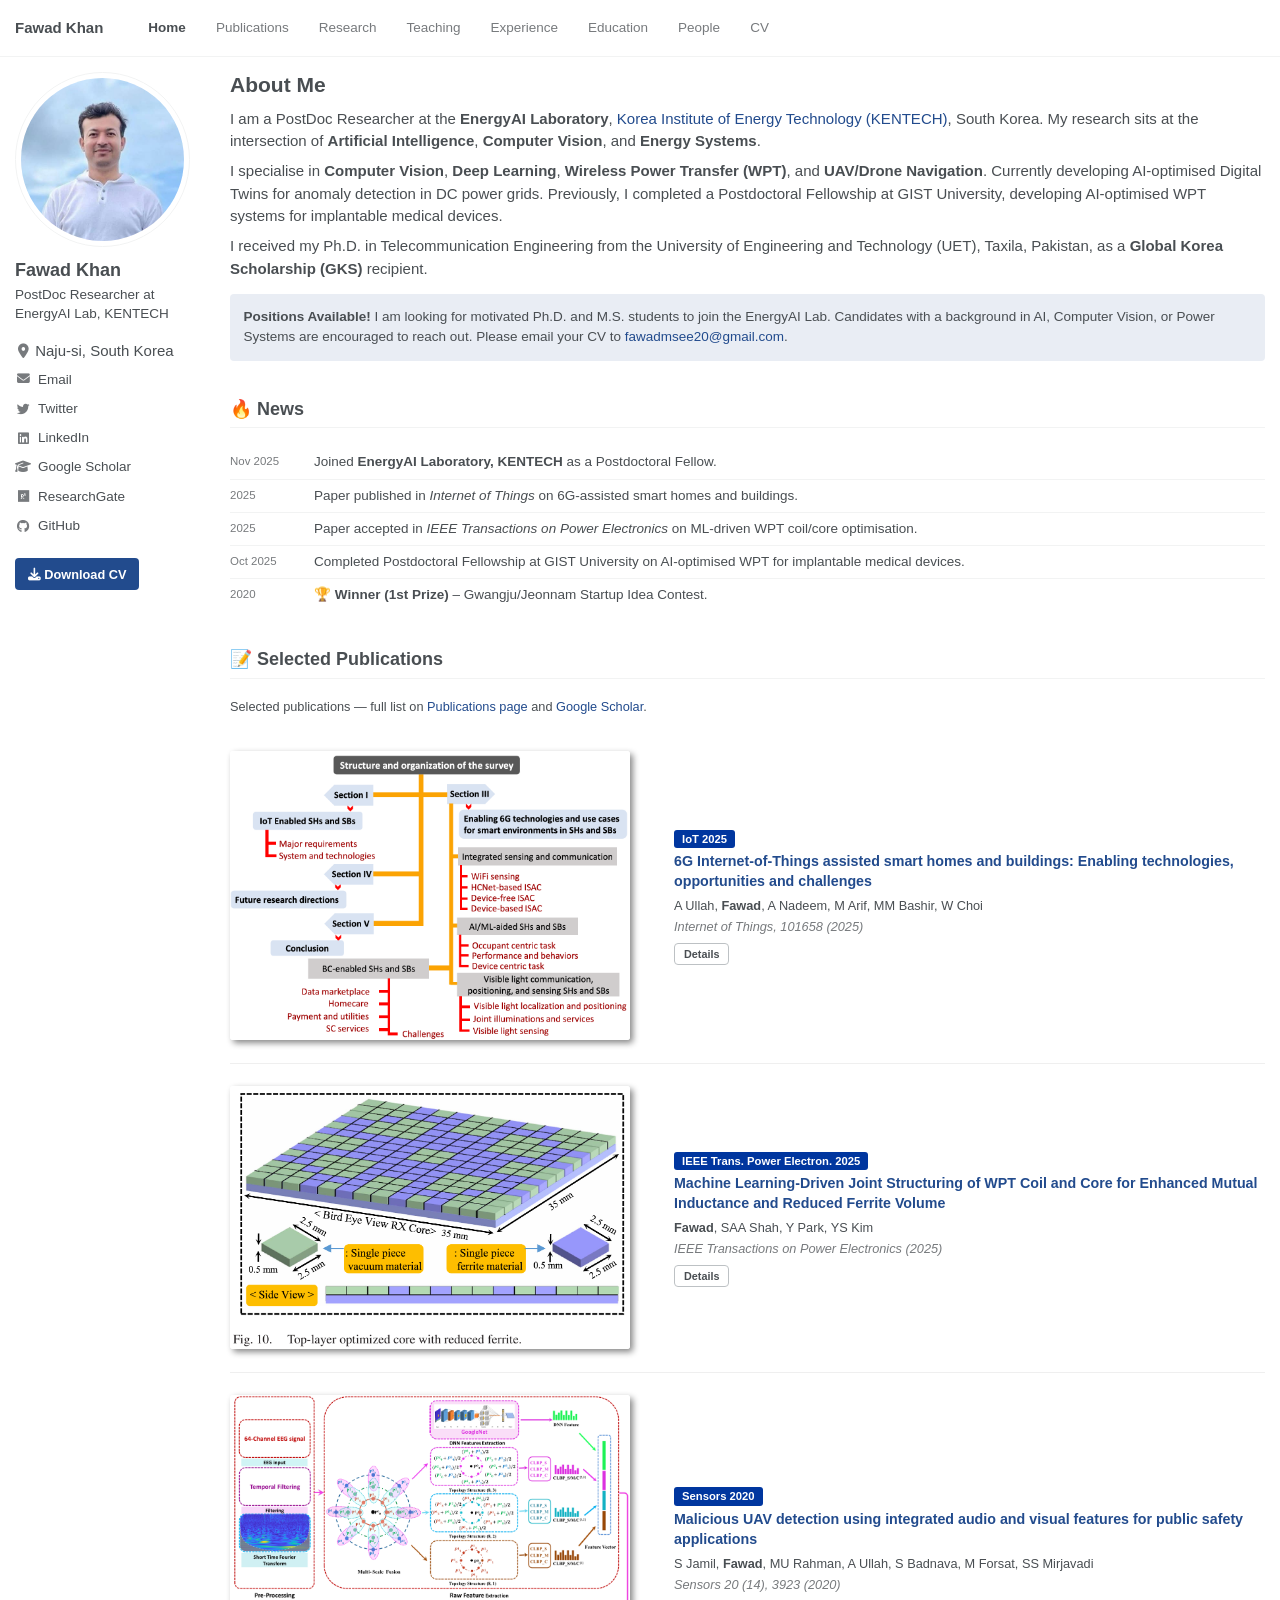
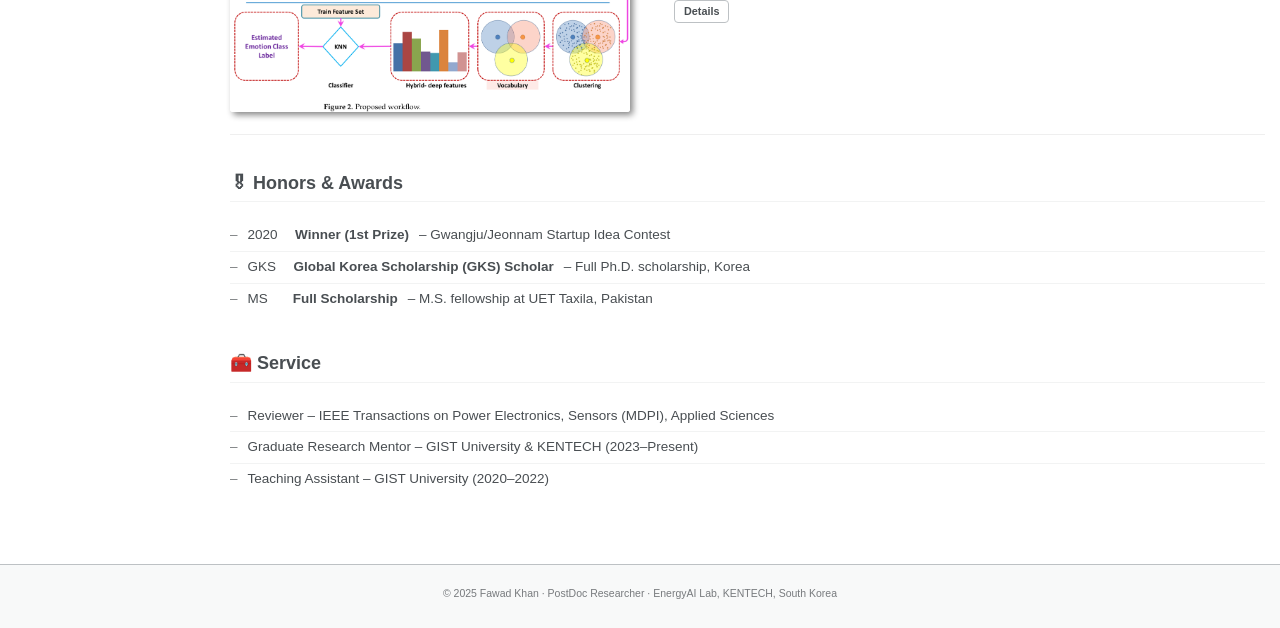
<file: index.html>
<!DOCTYPE html>
<html lang="en">
<head>
  <meta charset="UTF-8" />
  <meta name="viewport" content="width=device-width, initial-scale=1.0" />
  <title>Fawad Khan – PostDoc Researcher | KENTECH</title>
  <meta name="description" content="Personal academic homepage of Fawad Khan, PostDoc Researcher at EnergyAI Lab, Korea Institute of Energy Technology (KENTECH)." />
  <link rel="preconnect" href="https://fonts.googleapis.com" />
  <!-- Font Awesome 6 Free (CDN) for proper icons -->
  <link rel="stylesheet" href="https://cdnjs.cloudflare.com/ajax/libs/font-awesome/6.5.0/css/all.min.css" crossorigin="anonymous" />
  <link rel="stylesheet" href="style.css" />
</head>
<body>

  <!-- ── Sticky Nav ─────────────────────────────────── -->
  <nav class="site-nav">
    <div class="site-nav-inner">
      <a href="index.html" class="site-title">Fawad Khan</a>
      <div class="nav-links">
        <a href="index.html" class="active">Home</a>
        <a href="publications.html">Publications</a>
        <a href="research.html">Research</a>
        <a href="teaching.html">Teaching</a>
        <a href="experience.html">Experience</a>
        <a href="education.html">Education</a>
        <a href="people.html">People</a>
        <a href="cv.html">CV</a>
      </div>
    </div>
  </nav>

  <!-- ── Page Body ──────────────────────────────────── -->
  <div class="page-body">

    <!-- LEFT SIDEBAR (author profile) -->
    <aside class="sidebar">
      <div class="profile-avatar">
        <img src="FawadProfile.jpeg" alt="Fawad Khan" />
      </div>

      <div class="profile-name">Fawad Khan</div>
      <div class="profile-bio">PostDoc Researcher at EnergyAI Lab, KENTECH</div>

      <ul class="author-urls">
        <li>
          <span class="fa fa-map-marker-alt" aria-hidden="true"></span>
          Naju-si, South Korea
        </li>
        <li>
          <a href="mailto:fawadmsee20@gmail.com">
            <i class="fas fa-envelope" aria-hidden="true"></i>
            Email
          </a>
        </li>
        <li>
          <a href="https://twitter.com/" target="_blank">
            <i class="fab fa-twitter" aria-hidden="true"></i>
            Twitter
          </a>
        </li>
        <li>
          <a href="https://www.linkedin.com/" target="_blank">
            <i class="fab fa-linkedin" aria-hidden="true"></i>
            LinkedIn
          </a>
        </li>
        <li>
          <a href="https://scholar.google.com/" target="_blank">
            <i class="fas fa-graduation-cap" aria-hidden="true"></i>
            Google Scholar
          </a>
        </li>
        <li>
          <a href="https://www.researchgate.net" target="_blank">
            <i class="fab fa-researchgate" aria-hidden="true"></i>
            ResearchGate
          </a>
        </li>
        <li>
          <a href="https://github.com/" target="_blank">
            <i class="fab fa-github" aria-hidden="true"></i>
            GitHub
          </a>
        </li>
      </ul>

      <a href="cv.html" class="cv-btn">
        <i class="fas fa-download"></i> Download CV
      </a>
    </aside>

    <!-- RIGHT CONTENT -->
    <main class="main-content">

      <!-- About Me -->
      <section class="section" id="about-me">
        <h1>About Me</h1>
        <p>
          I am a PostDoc Researcher at the <strong>EnergyAI Laboratory</strong>,
          <a href="https://www.kentech.ac.kr" target="_blank">Korea Institute of Energy Technology (KENTECH)</a>,
          South Korea. My research sits at the intersection of
          <strong>Artificial Intelligence</strong>, <strong>Computer Vision</strong>, and <strong>Energy Systems</strong>.
        </p>
        <p>
          I specialise in <strong>Computer Vision</strong>, <strong>Deep Learning</strong>,
          <strong>Wireless Power Transfer (WPT)</strong>, and <strong>UAV/Drone Navigation</strong>.
          Currently developing AI-optimised Digital Twins for anomaly detection in DC power grids.
          Previously, I completed a Postdoctoral Fellowship at GIST University, developing AI-optimised
          WPT systems for implantable medical devices.
        </p>
        <p>
          I received my Ph.D. in Telecommunication Engineering from the University of Engineering and
          Technology (UET), Taxila, Pakistan, as a <strong>Global Korea Scholarship (GKS)</strong> recipient.
        </p>
        <p style="margin-top:1em; padding: 1em; background:#e9edf4; border-radius:4px; font-size:0.9em;">
          <strong>Positions Available!</strong> I am looking for motivated Ph.D. and M.S. students to join the EnergyAI Lab.
          Candidates with a background in AI, Computer Vision, or Power Systems are encouraged to reach out.
          Please email your CV to <a href="mailto:fawadmsee20@gmail.com">fawadmsee20@gmail.com</a>.
        </p>
      </section>

      <!-- News -->
      <section class="section" id="news">
        <h2 class="section-heading">🔥 News</h2>
        <ul class="news-list">
          <li class="news-item">
            <span class="news-date">Nov 2025</span>
            <span>Joined <strong>EnergyAI Laboratory, KENTECH</strong> as a Postdoctoral Fellow.</span>
          </li>
          <li class="news-item">
            <span class="news-date">2025</span>
            <span>Paper published in <em>Internet of Things</em> on 6G-assisted smart homes and buildings.</span>
          </li>
          <li class="news-item">
            <span class="news-date">2025</span>
            <span>Paper accepted in <em>IEEE Transactions on Power Electronics</em> on ML-driven WPT coil/core optimisation.</span>
          </li>
          <li class="news-item">
            <span class="news-date">Oct 2025</span>
            <span>Completed Postdoctoral Fellowship at GIST University on AI-optimised WPT for implantable medical devices.</span>
          </li>
          <li class="news-item">
            <span class="news-date">2020</span>
            <span>🏆 <strong>Winner (1st Prize)</strong> – Gwangju/Jeonnam Startup Idea Contest.</span>
          </li>
        </ul>
      </section>

      <!-- Selected Publications -->
      <section class="section" id="publications">
        <h2 class="section-heading">📝 Selected Publications</h2>
        <p style="margin-bottom:1em; font-size:0.85em;">
          Selected publications — full list on <a href="publications.html">Publications page</a> and
          <a href="https://scholar.google.com/" target="_blank">Google Scholar</a>.
        </p>

        <div class="paper-box">
          <div class="paper-box-image">
            <img src="ioT.png" alt="IoT 2025 paper thumbnail" />
          </div>
          <div class="paper-box-text">
            <span class="venue-badge">IoT 2025</span>
            <a href="publications.html" class="paper-title">6G Internet-of-Things assisted smart homes and buildings: Enabling technologies, opportunities and challenges</a>
            <span class="paper-authors">A Ullah, <em>Fawad</em>, A Nadeem, M Arif, MM Bashir, W Choi</span>
            <span class="paper-venue">Internet of Things, 101658 (2025)</span>
            <div class="paper-links">
              <a href="publications.html" class="paper-badge">Details</a>
            </div>
          </div>
        </div>

        <div class="paper-box">
          <div class="paper-box-image">
            <img src="wpt1.png" alt="WPT 2025 paper thumbnail" />
          </div>
          <div class="paper-box-text">
            <span class="venue-badge">IEEE Trans. Power Electron. 2025</span>
            <a href="publications.html" class="paper-title">Machine Learning-Driven Joint Structuring of WPT Coil and Core for Enhanced Mutual Inductance and Reduced Ferrite Volume</a>
            <span class="paper-authors"><em>Fawad</em>, SAA Shah, Y Park, YS Kim</span>
            <span class="paper-venue">IEEE Transactions on Power Electronics (2025)</span>
            <div class="paper-links">
              <a href="publications.html" class="paper-badge">Details</a>
            </div>
          </div>
        </div>

        <div class="paper-box">
          <div class="paper-box-image">
            <img src="sensors1.png" alt="Sensors 2020 paper thumbnail" />
          </div>
          <div class="paper-box-text">
            <span class="venue-badge">Sensors 2020</span>
            <a href="publications.html" class="paper-title">Malicious UAV detection using integrated audio and visual features for public safety applications</a>
            <span class="paper-authors">S Jamil, <em>Fawad</em>, MU Rahman, A Ullah, S Badnava, M Forsat, SS Mirjavadi</span>
            <span class="paper-venue">Sensors 20 (14), 3923 (2020)</span>
            <div class="paper-links">
              <a href="publications.html" class="paper-badge">Details</a>
            </div>
          </div>
        </div>

      </section>

      <!-- Honors & Awards -->
      <section class="section" id="honors-and-awards">
        <h2 class="section-heading">🎖 Honors &amp; Awards</h2>
        <ul class="bullet-list">
          <li>2020 &nbsp;<strong>Winner (1st Prize)</strong> – Gwangju/Jeonnam Startup Idea Contest</li>
          <li>GKS &nbsp; <strong>Global Korea Scholarship (GKS) Scholar</strong> – Full Ph.D. scholarship, Korea</li>
          <li>MS &nbsp;&nbsp;&nbsp;<strong>Full Scholarship</strong> – M.S. fellowship at UET Taxila, Pakistan</li>
        </ul>
      </section>

      <!-- Service -->
      <section class="section" id="service">
        <h2 class="section-heading">🧰 Service</h2>
        <ul class="bullet-list">
          <li>Reviewer – IEEE Transactions on Power Electronics, Sensors (MDPI), Applied Sciences</li>
          <li>Graduate Research Mentor – GIST University &amp; KENTECH (2023–Present)</li>
          <li>Teaching Assistant – GIST University (2020–2022)</li>
        </ul>
      </section>

    </main>
  </div>

  <footer class="site-footer">
    <p>© 2025 Fawad Khan · PostDoc Researcher · EnergyAI Lab, KENTECH, South Korea</p>
  </footer>

  <script src="app.js"></script>
</body>
</html>
</file>
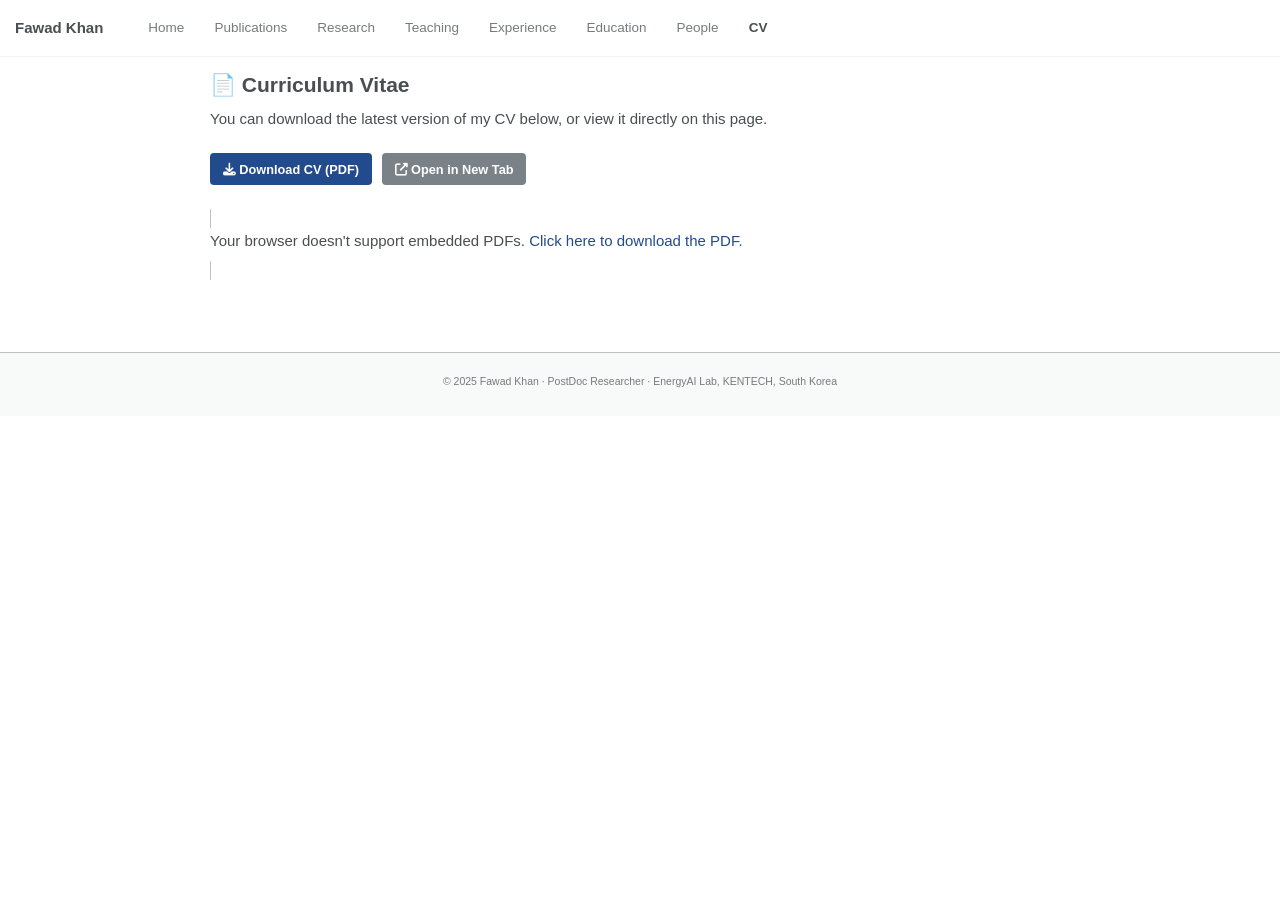
<file: cv.html>
<!DOCTYPE html>
<html lang="en">
<head>
  <meta charset="UTF-8" />
  <meta name="viewport" content="width=device-width, initial-scale=1.0" />
  <title>CV – Fawad Khan</title>
  <meta name="description" content="Download or view the CV of Fawad Khan, PostDoc Researcher at KENTECH." />
  <link rel="stylesheet" href="https://cdnjs.cloudflare.com/ajax/libs/font-awesome/6.5.0/css/all.min.css" crossorigin="anonymous" />
  <link rel="stylesheet" href="style.css" />
</head>
<body>

  <nav class="site-nav">
    <div class="site-nav-inner">
      <a href="index.html" class="site-title">Fawad Khan</a>
      <div class="nav-links">
        <a href="index.html">Home</a>
        <a href="publications.html">Publications</a>
        <a href="research.html">Research</a>
        <a href="teaching.html">Teaching</a>
        <a href="experience.html">Experience</a>
        <a href="education.html">Education</a>
        <a href="people.html">People</a>
        <a href="cv.html" class="active">CV</a>
      </div>
    </div>
  </nav>

  <div class="page-body">
    <main class="main-content" style="padding-left:0; max-width:860px; margin:0 auto;">

      <section class="section">
        <h1>📄 Curriculum Vitae</h1>
        <p>You can download the latest version of my CV below, or view it directly on this page.</p>
        <div style="margin-top: 1em; margin-bottom: 1.5em; display:flex; gap:10px; flex-wrap:wrap;">
          <a href="CV_Fawad.pdf" download class="cv-btn">
            <i class="fas fa-download"></i> Download CV (PDF)
          </a>
          <a href="CV_Fawad.pdf" target="_blank" class="cv-btn" style="background:#7a8288;">
            <i class="fas fa-external-link-alt"></i> Open in New Tab
          </a>
        </div>

        <object data="CV_Fawad.pdf" type="application/pdf" class="cv-embed">
          <p>Your browser doesn't support embedded PDFs.
            <a href="CV_Fawad.pdf">Click here to download the PDF</a>.
          </p>
        </object>
      </section>

    </main>
  </div>

  <footer class="site-footer">
    <p>© 2025 Fawad Khan · PostDoc Researcher · EnergyAI Lab, KENTECH, South Korea</p>
  </footer>

  <script src="app.js"></script>
</body>
</html>
</file>
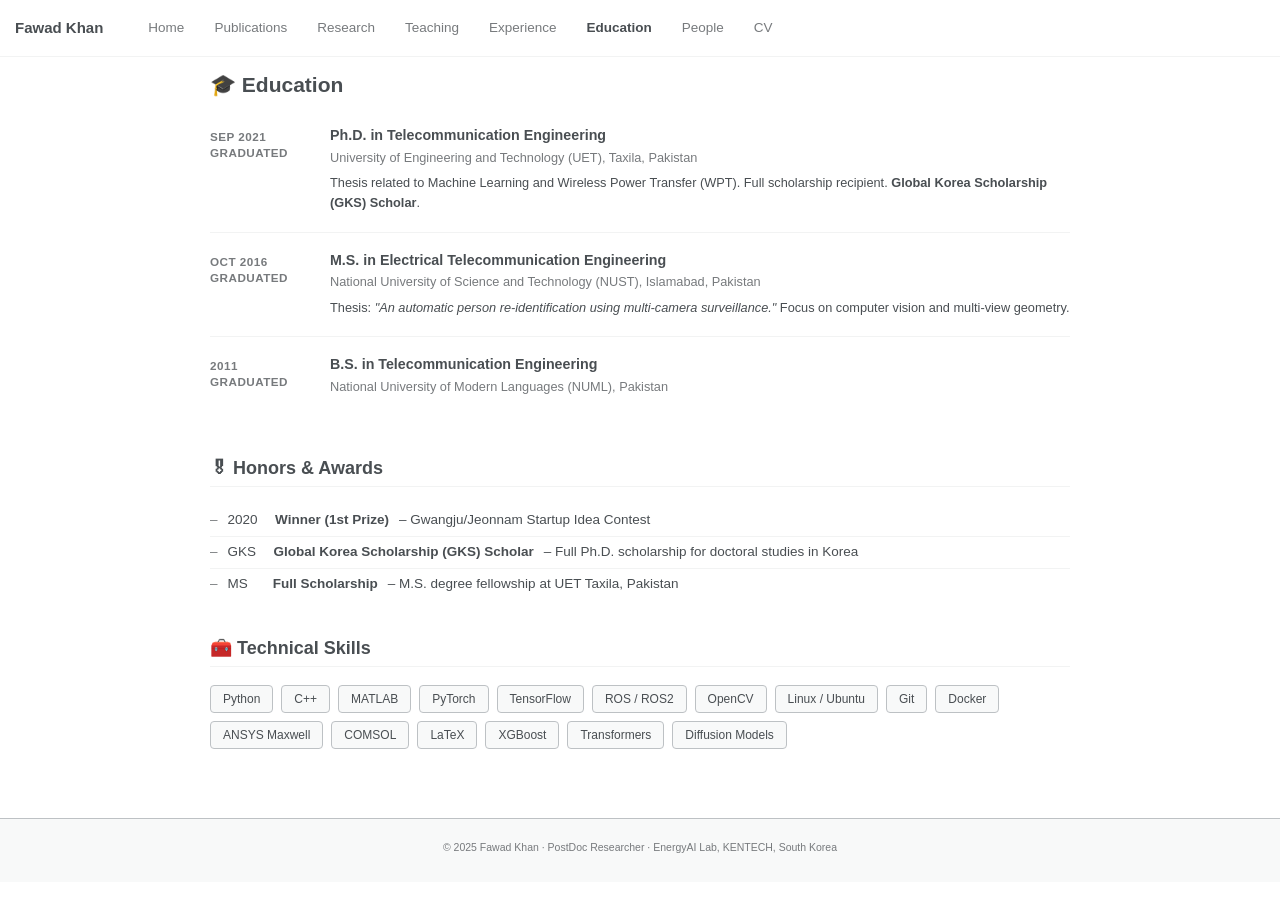
<file: education.html>
<!DOCTYPE html>
<html lang="en">
<head>
  <meta charset="UTF-8" />
  <meta name="viewport" content="width=device-width, initial-scale=1.0" />
  <title>Education – Fawad Khan</title>
  <meta name="description" content="Academic education and professional skills of Fawad Khan." />
  <link rel="stylesheet" href="https://cdnjs.cloudflare.com/ajax/libs/font-awesome/6.5.0/css/all.min.css" crossorigin="anonymous" />
  <link rel="stylesheet" href="style.css" />
</head>
<body>

  <nav class="site-nav">
    <div class="site-nav-inner">
      <a href="index.html" class="site-title">Fawad Khan</a>
      <div class="nav-links">
        <a href="index.html">Home</a>
        <a href="publications.html">Publications</a>
        <a href="research.html">Research</a>
        <a href="teaching.html">Teaching</a>
        <a href="experience.html">Experience</a>
        <a href="education.html" class="active">Education</a>
        <a href="people.html">People</a>
        <a href="cv.html">CV</a>
      </div>
    </div>
  </nav>

  <div class="page-body">
    <main class="main-content" style="padding-left:0; max-width:860px; margin:0 auto;">

      <section class="section">
        <h1>🎓 Education</h1>
        <div class="timeline">
          <div class="tl-item">
            <div class="tl-year">Sep 2021<br>Graduated</div>
            <div>
              <div class="tl-title">Ph.D. in Telecommunication Engineering</div>
              <div class="tl-sub">University of Engineering and Technology (UET), Taxila, Pakistan</div>
              <div class="tl-desc">
                Thesis related to Machine Learning and Wireless Power Transfer (WPT).
                Full scholarship recipient. <strong>Global Korea Scholarship (GKS) Scholar</strong>.
              </div>
            </div>
          </div>
          <div class="tl-item">
            <div class="tl-year">Oct 2016<br>Graduated</div>
            <div>
              <div class="tl-title">M.S. in Electrical Telecommunication Engineering</div>
              <div class="tl-sub">National University of Science and Technology (NUST), Islamabad, Pakistan</div>
              <div class="tl-desc">
                Thesis: <em>"An automatic person re-identification using multi-camera surveillance."</em>
                Focus on computer vision and multi-view geometry.
              </div>
            </div>
          </div>
          <div class="tl-item">
            <div class="tl-year">2011<br>Graduated</div>
            <div>
              <div class="tl-title">B.S. in Telecommunication Engineering</div>
              <div class="tl-sub">National University of Modern Languages (NUML), Pakistan</div>
            </div>
          </div>
        </div>
      </section>

      <section class="section">
        <h2 class="section-heading">🎖 Honors &amp; Awards</h2>
        <ul class="bullet-list">
          <li>2020 &nbsp;<strong>Winner (1st Prize)</strong> – Gwangju/Jeonnam Startup Idea Contest</li>
          <li>GKS &nbsp; <strong>Global Korea Scholarship (GKS) Scholar</strong> – Full Ph.D. scholarship for doctoral studies in Korea</li>
          <li>MS &nbsp;&nbsp;&nbsp;<strong>Full Scholarship</strong> – M.S. degree fellowship at UET Taxila, Pakistan</li>
        </ul>
      </section>

      <section class="section">
        <h2 class="section-heading">🧰 Technical Skills</h2>
        <div class="tag-cloud">
          <span class="tag">Python</span>
          <span class="tag">C++</span>
          <span class="tag">MATLAB</span>
          <span class="tag">PyTorch</span>
          <span class="tag">TensorFlow</span>
          <span class="tag">ROS / ROS2</span>
          <span class="tag">OpenCV</span>
          <span class="tag">Linux / Ubuntu</span>
          <span class="tag">Git</span>
          <span class="tag">Docker</span>
          <span class="tag">ANSYS Maxwell</span>
          <span class="tag">COMSOL</span>
          <span class="tag">LaTeX</span>
          <span class="tag">XGBoost</span>
          <span class="tag">Transformers</span>
          <span class="tag">Diffusion Models</span>
        </div>
      </section>

    </main>
  </div>

  <footer class="site-footer">
    <p>© 2025 Fawad Khan · PostDoc Researcher · EnergyAI Lab, KENTECH, South Korea</p>
  </footer>

  <script src="app.js"></script>
</body>
</html>
</file>
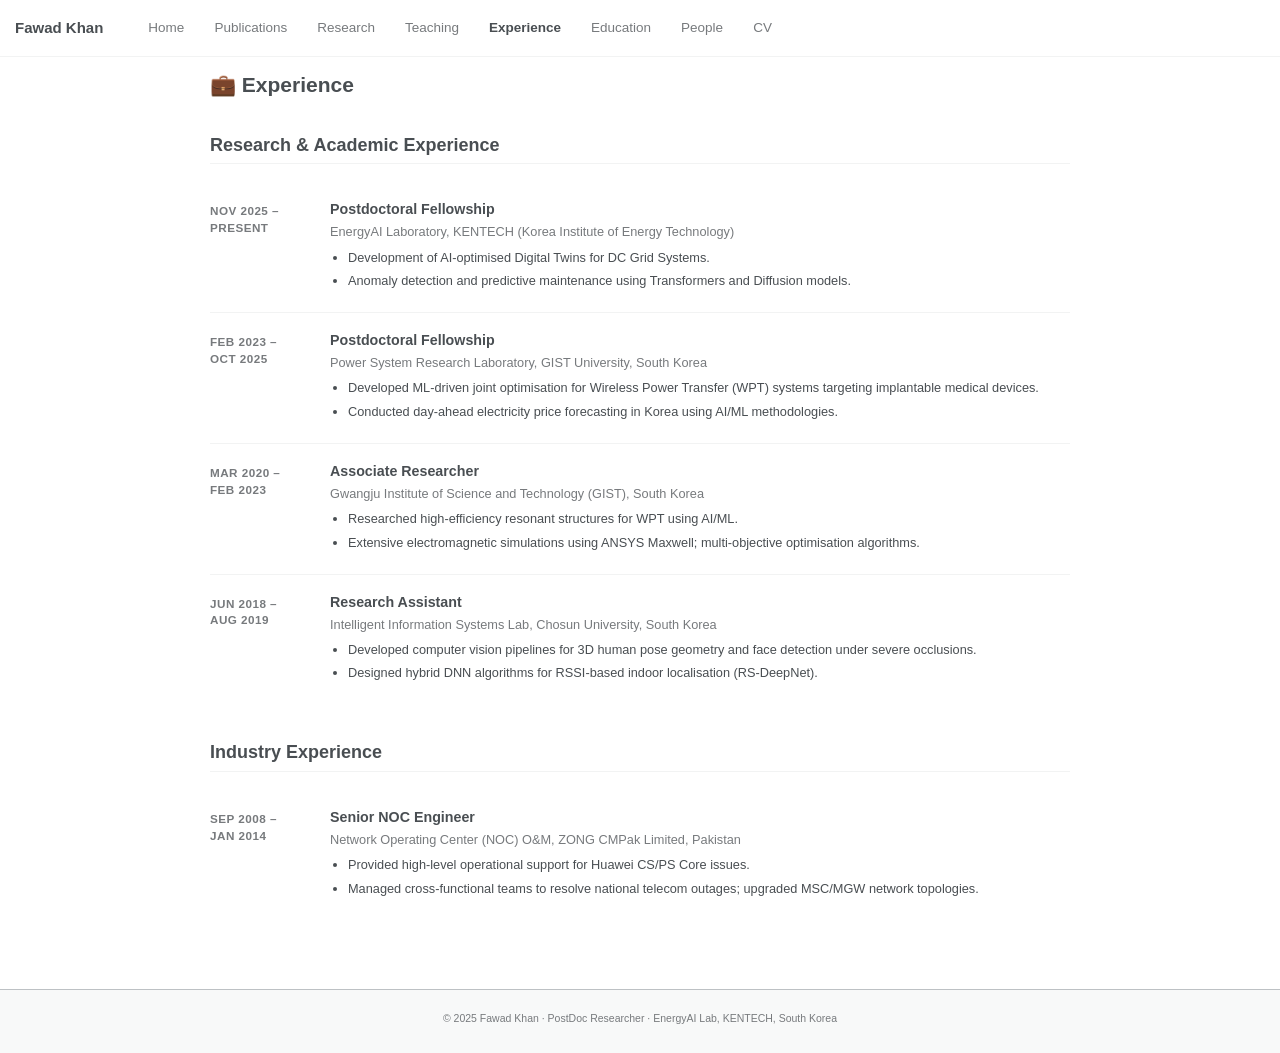
<file: experience.html>
<!DOCTYPE html>
<html lang="en">
<head>
  <meta charset="UTF-8" />
  <meta name="viewport" content="width=device-width, initial-scale=1.0" />
  <title>Experience – Fawad Khan</title>
  <meta name="description" content="Research and industry experience of Fawad Khan – KENTECH, GIST, Chosun University." />
  <link rel="stylesheet" href="https://cdnjs.cloudflare.com/ajax/libs/font-awesome/6.5.0/css/all.min.css" crossorigin="anonymous" />
  <link rel="stylesheet" href="style.css" />
</head>
<body>

  <nav class="site-nav">
    <div class="site-nav-inner">
      <a href="index.html" class="site-title">Fawad Khan</a>
      <div class="nav-links">
        <a href="index.html">Home</a>
        <a href="publications.html">Publications</a>
        <a href="research.html">Research</a>
        <a href="teaching.html">Teaching</a>
        <a href="experience.html" class="active">Experience</a>
        <a href="education.html">Education</a>
        <a href="people.html">People</a>
        <a href="cv.html">CV</a>
      </div>
    </div>
  </nav>

  <div class="page-body">
    <main class="main-content" style="padding-left:0; max-width:860px; margin:0 auto;">

      <section class="section">
        <h1>💼 Experience</h1>
      </section>

      <section class="section">
        <h2 class="section-heading">Research &amp; Academic Experience</h2>
        <div class="timeline">
          <div class="tl-item">
            <div class="tl-year">Nov 2025 –<br>Present</div>
            <div>
              <div class="tl-title">Postdoctoral Fellowship</div>
              <div class="tl-sub">EnergyAI Laboratory, KENTECH (Korea Institute of Energy Technology)</div>
              <div class="tl-desc">
                <ul>
                  <li>Development of AI-optimised Digital Twins for DC Grid Systems.</li>
                  <li>Anomaly detection and predictive maintenance using Transformers and Diffusion models.</li>
                </ul>
              </div>
            </div>
          </div>
          <div class="tl-item">
            <div class="tl-year">Feb 2023 –<br>Oct 2025</div>
            <div>
              <div class="tl-title">Postdoctoral Fellowship</div>
              <div class="tl-sub">Power System Research Laboratory, GIST University, South Korea</div>
              <div class="tl-desc">
                <ul>
                  <li>Developed ML-driven joint optimisation for Wireless Power Transfer (WPT) systems targeting implantable medical devices.</li>
                  <li>Conducted day-ahead electricity price forecasting in Korea using AI/ML methodologies.</li>
                </ul>
              </div>
            </div>
          </div>
          <div class="tl-item">
            <div class="tl-year">Mar 2020 –<br>Feb 2023</div>
            <div>
              <div class="tl-title">Associate Researcher</div>
              <div class="tl-sub">Gwangju Institute of Science and Technology (GIST), South Korea</div>
              <div class="tl-desc">
                <ul>
                  <li>Researched high-efficiency resonant structures for WPT using AI/ML.</li>
                  <li>Extensive electromagnetic simulations using ANSYS Maxwell; multi-objective optimisation algorithms.</li>
                </ul>
              </div>
            </div>
          </div>
          <div class="tl-item">
            <div class="tl-year">Jun 2018 –<br>Aug 2019</div>
            <div>
              <div class="tl-title">Research Assistant</div>
              <div class="tl-sub">Intelligent Information Systems Lab, Chosun University, South Korea</div>
              <div class="tl-desc">
                <ul>
                  <li>Developed computer vision pipelines for 3D human pose geometry and face detection under severe occlusions.</li>
                  <li>Designed hybrid DNN algorithms for RSSI-based indoor localisation (RS-DeepNet).</li>
                </ul>
              </div>
            </div>
          </div>
        </div>
      </section>

      <section class="section">
        <h2 class="section-heading">Industry Experience</h2>
        <div class="timeline">
          <div class="tl-item">
            <div class="tl-year">Sep 2008 –<br>Jan 2014</div>
            <div>
              <div class="tl-title">Senior NOC Engineer</div>
              <div class="tl-sub">Network Operating Center (NOC) O&amp;M, ZONG CMPak Limited, Pakistan</div>
              <div class="tl-desc">
                <ul>
                  <li>Provided high-level operational support for Huawei CS/PS Core issues.</li>
                  <li>Managed cross-functional teams to resolve national telecom outages; upgraded MSC/MGW network topologies.</li>
                </ul>
              </div>
            </div>
          </div>
        </div>
      </section>

    </main>
  </div>

  <footer class="site-footer">
    <p>© 2025 Fawad Khan · PostDoc Researcher · EnergyAI Lab, KENTECH, South Korea</p>
  </footer>

  <script src="app.js"></script>
</body>
</html>
</file>
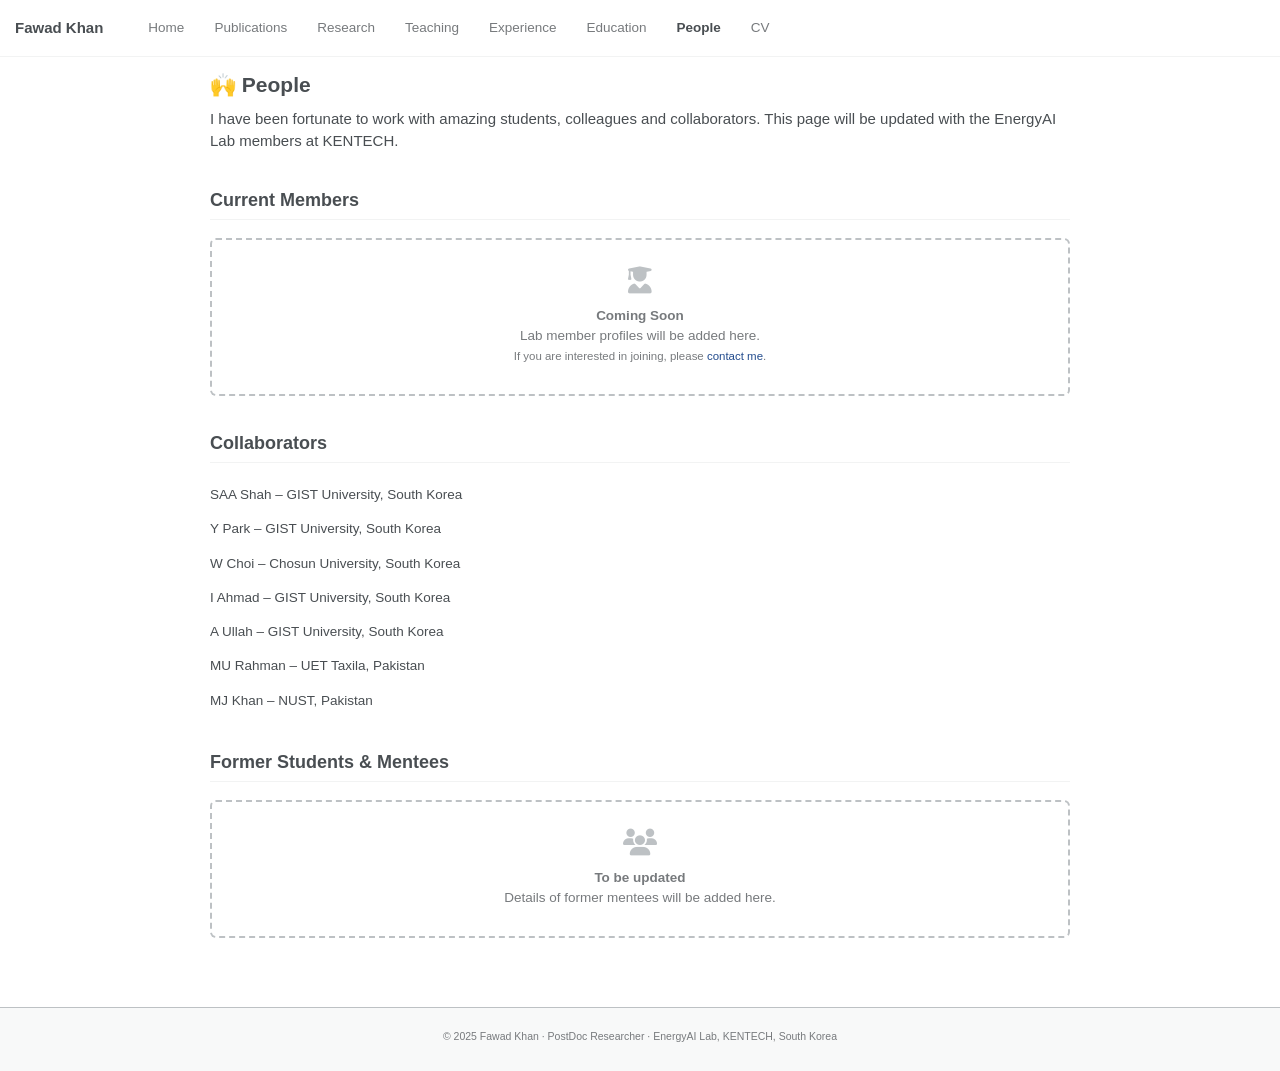
<file: people.html>
<!DOCTYPE html>
<html lang="en">
<head>
  <meta charset="UTF-8" />
  <meta name="viewport" content="width=device-width, initial-scale=1.0" />
  <title>People – Fawad Khan</title>
  <meta name="description" content="Lab members, students and collaborators of Fawad Khan at KENTECH EnergyAI Lab." />
  <link rel="stylesheet" href="https://cdnjs.cloudflare.com/ajax/libs/font-awesome/6.5.0/css/all.min.css" crossorigin="anonymous" />
  <link rel="stylesheet" href="style.css" />
</head>
<body>

  <nav class="site-nav">
    <div class="site-nav-inner">
      <a href="index.html" class="site-title">Fawad Khan</a>
      <div class="nav-links">
        <a href="index.html">Home</a>
        <a href="publications.html">Publications</a>
        <a href="research.html">Research</a>
        <a href="teaching.html">Teaching</a>
        <a href="experience.html">Experience</a>
        <a href="education.html">Education</a>
        <a href="people.html" class="active">People</a>
        <a href="cv.html">CV</a>
      </div>
    </div>
  </nav>

  <div class="page-body">
    <main class="main-content" style="padding-left:0; max-width:860px; margin:0 auto;">

      <section class="section">
        <h1>🙌 People</h1>
        <p>
          I have been fortunate to work with amazing students, colleagues and collaborators.
          This page will be updated with the EnergyAI Lab members at KENTECH.
        </p>
      </section>

      <section class="section people-section">
        <h2 class="section-heading">Current Members</h2>

        <div class="people-placeholder">
          <i class="fas fa-user-graduate" style="font-size:2em; margin-bottom:12px; display:block; color:#bdc1c4;"></i>
          <strong>Coming Soon</strong><br>
          Lab member profiles will be added here.<br>
          <span style="font-size:0.85em;">If you are interested in joining, please
            <a href="mailto:fawadmsee20@gmail.com">contact me</a>.
          </span>
        </div>
      </section>

      <section class="section people-section">
        <h2 class="section-heading">Collaborators</h2>
        <ul class="people-list">
          <li>SAA Shah – GIST University, South Korea</li>
          <li>Y Park – GIST University, South Korea</li>
          <li>W Choi – Chosun University, South Korea</li>
          <li>I Ahmad – GIST University, South Korea</li>
          <li>A Ullah – GIST University, South Korea</li>
          <li>MU Rahman – UET Taxila, Pakistan</li>
          <li>MJ Khan – NUST, Pakistan</li>
        </ul>
      </section>

      <section class="section people-section">
        <h2 class="section-heading">Former Students &amp; Mentees</h2>
        <div class="people-placeholder">
          <i class="fas fa-users" style="font-size:2em; margin-bottom:12px; display:block; color:#bdc1c4;"></i>
          <strong>To be updated</strong><br>
          Details of former mentees will be added here.
        </div>
      </section>

    </main>
  </div>

  <footer class="site-footer">
    <p>© 2025 Fawad Khan · PostDoc Researcher · EnergyAI Lab, KENTECH, South Korea</p>
  </footer>

  <script src="app.js"></script>
</body>
</html>
</file>
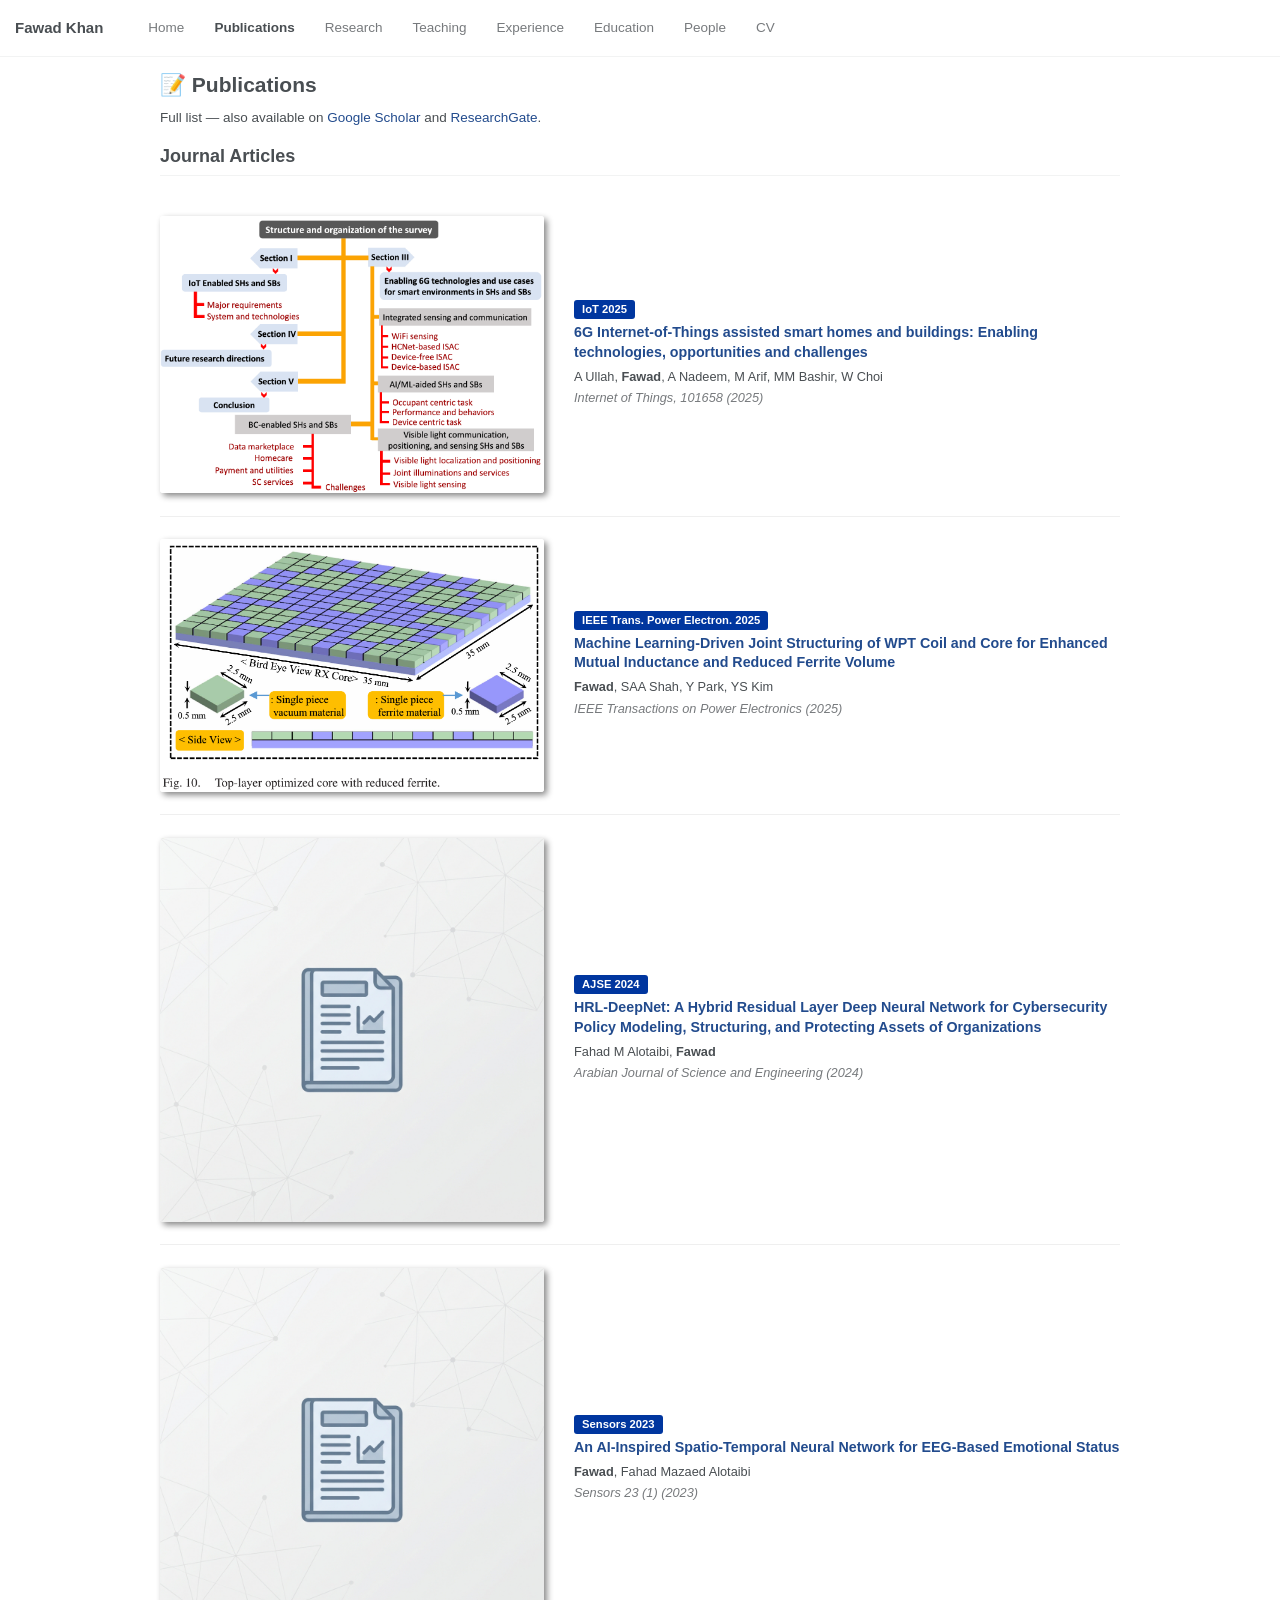
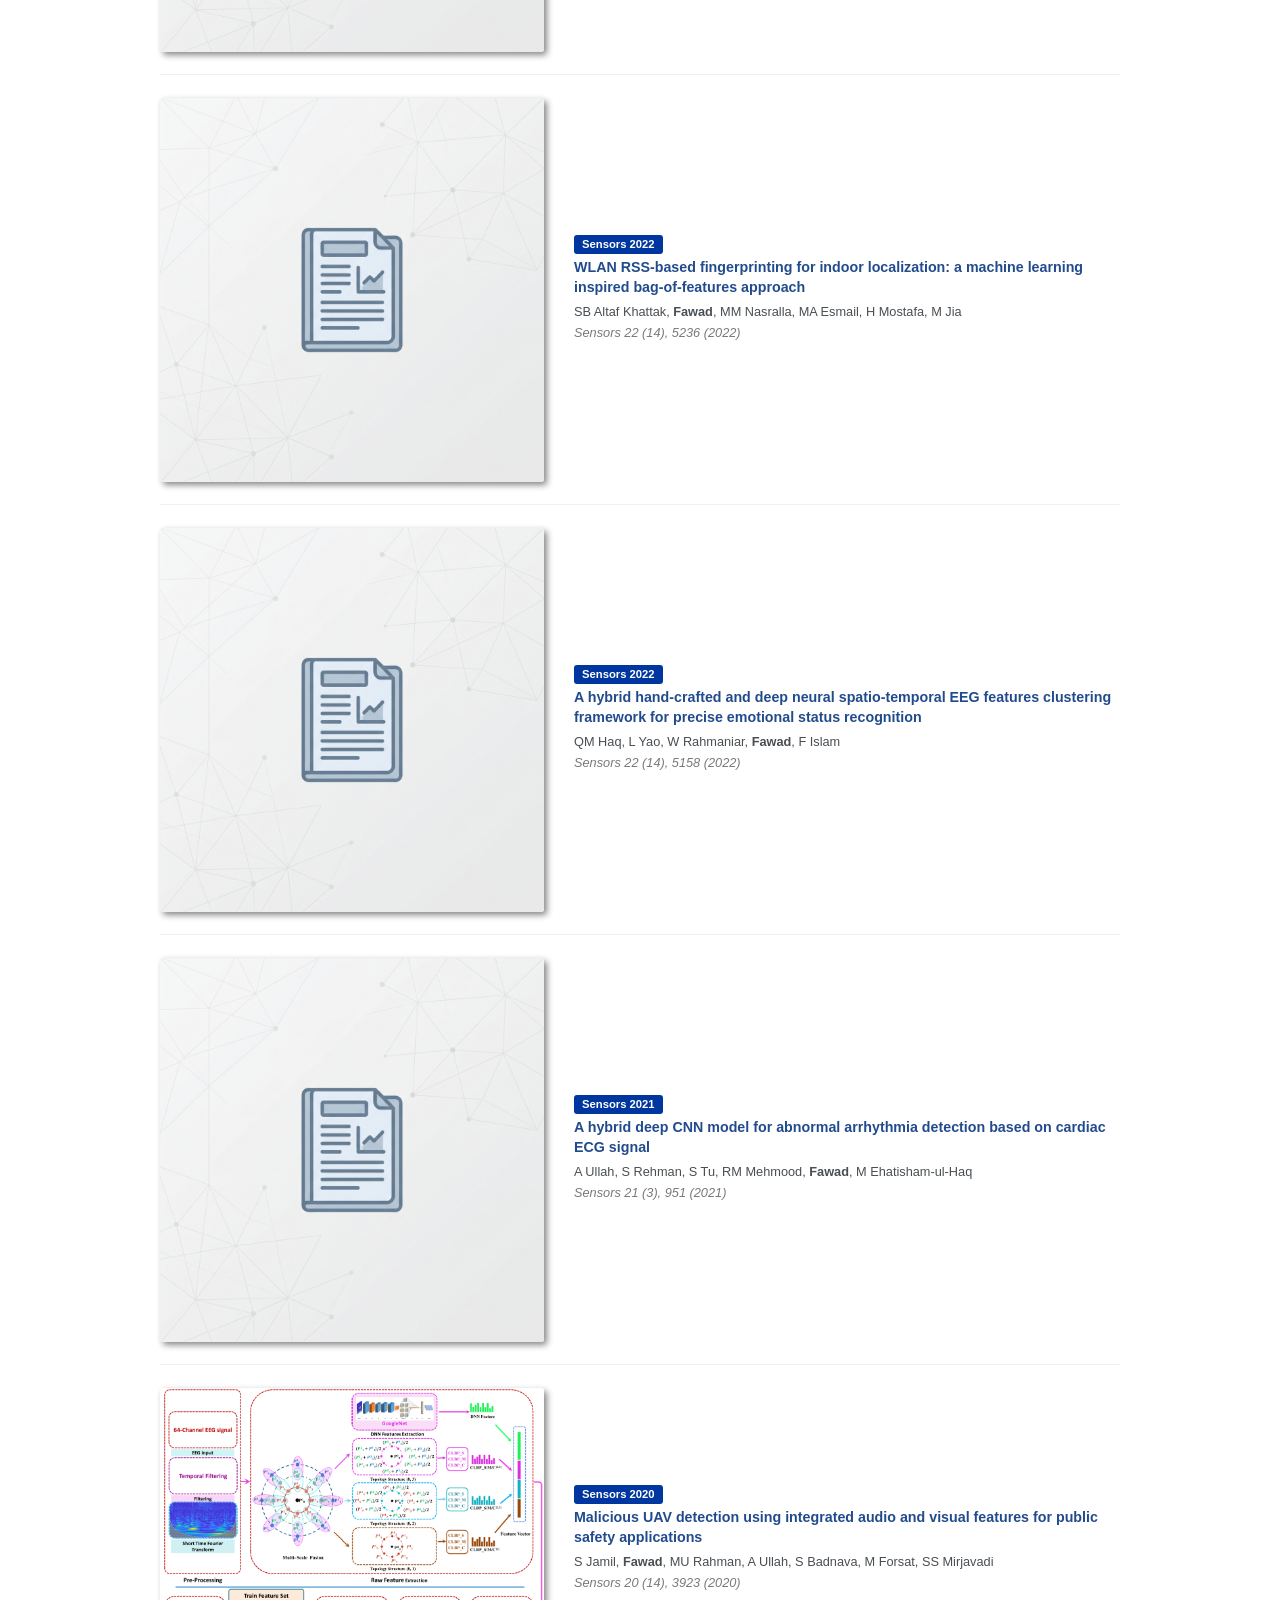
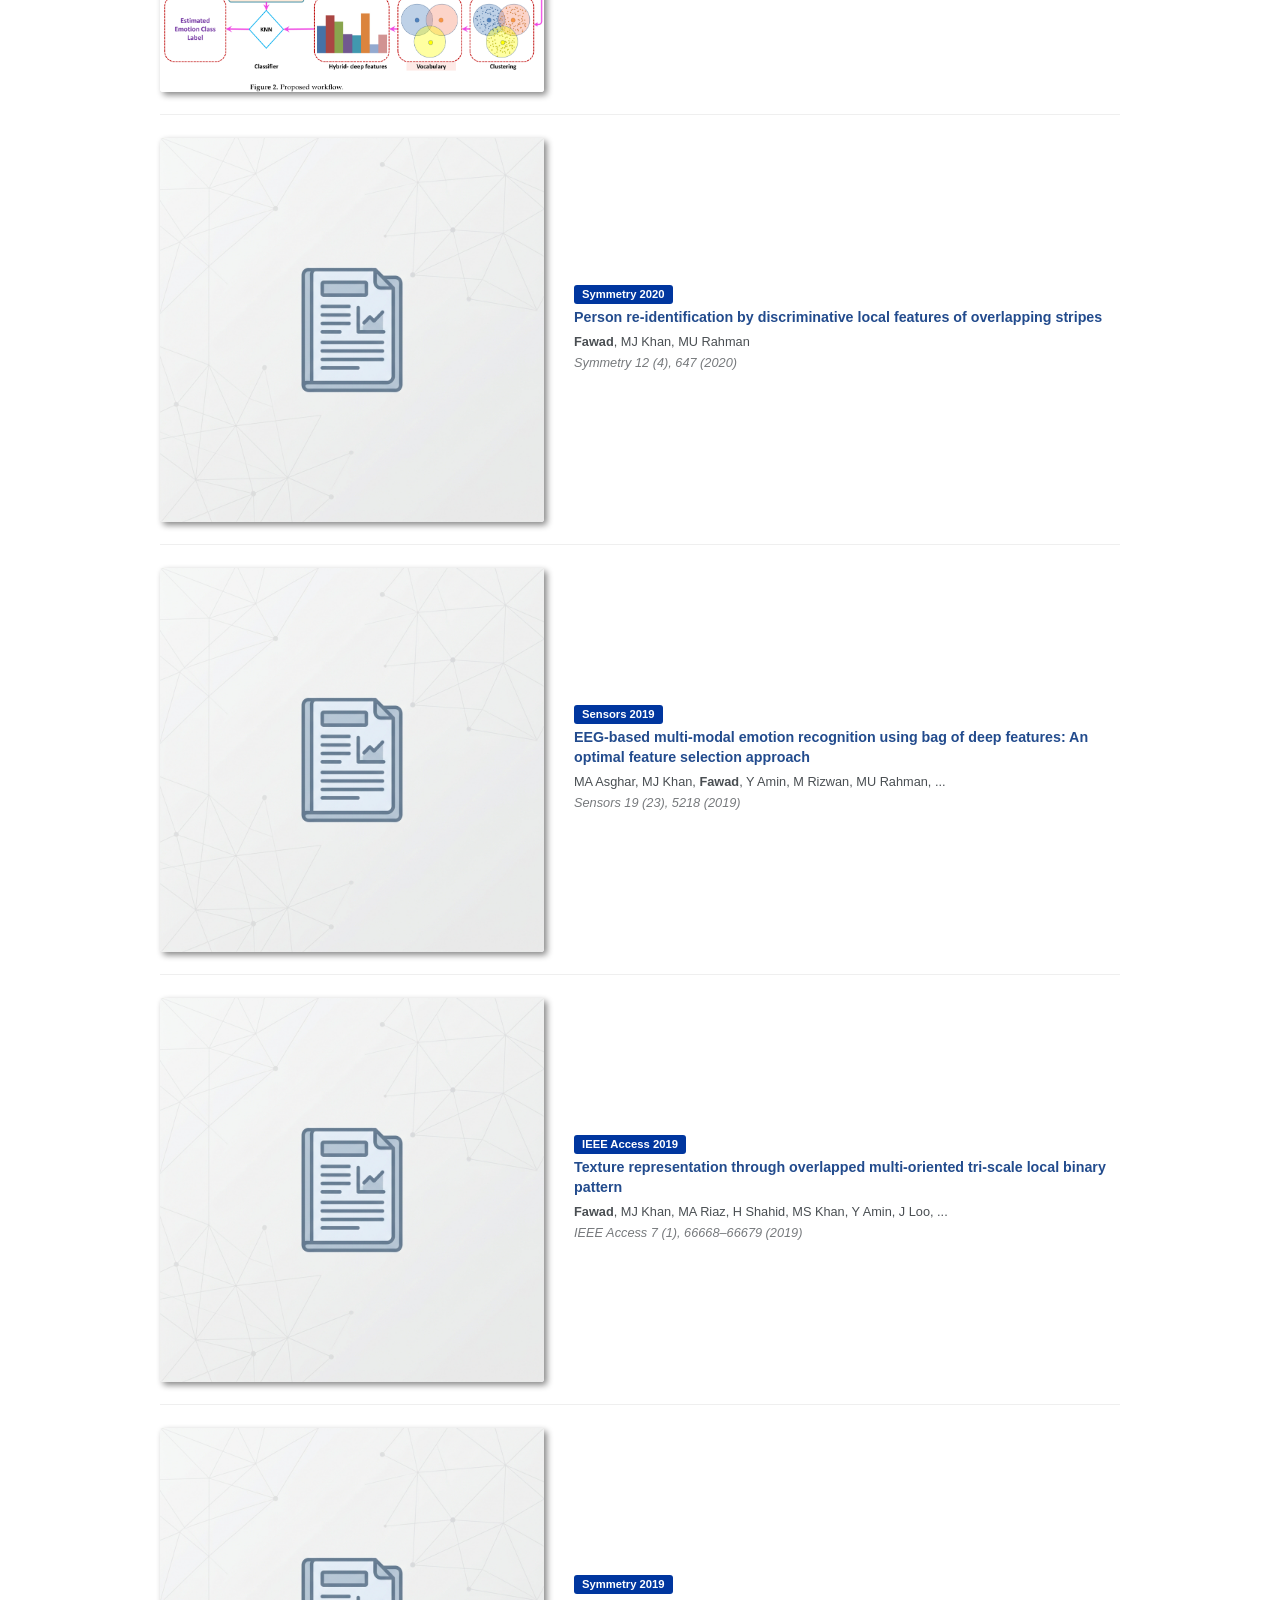
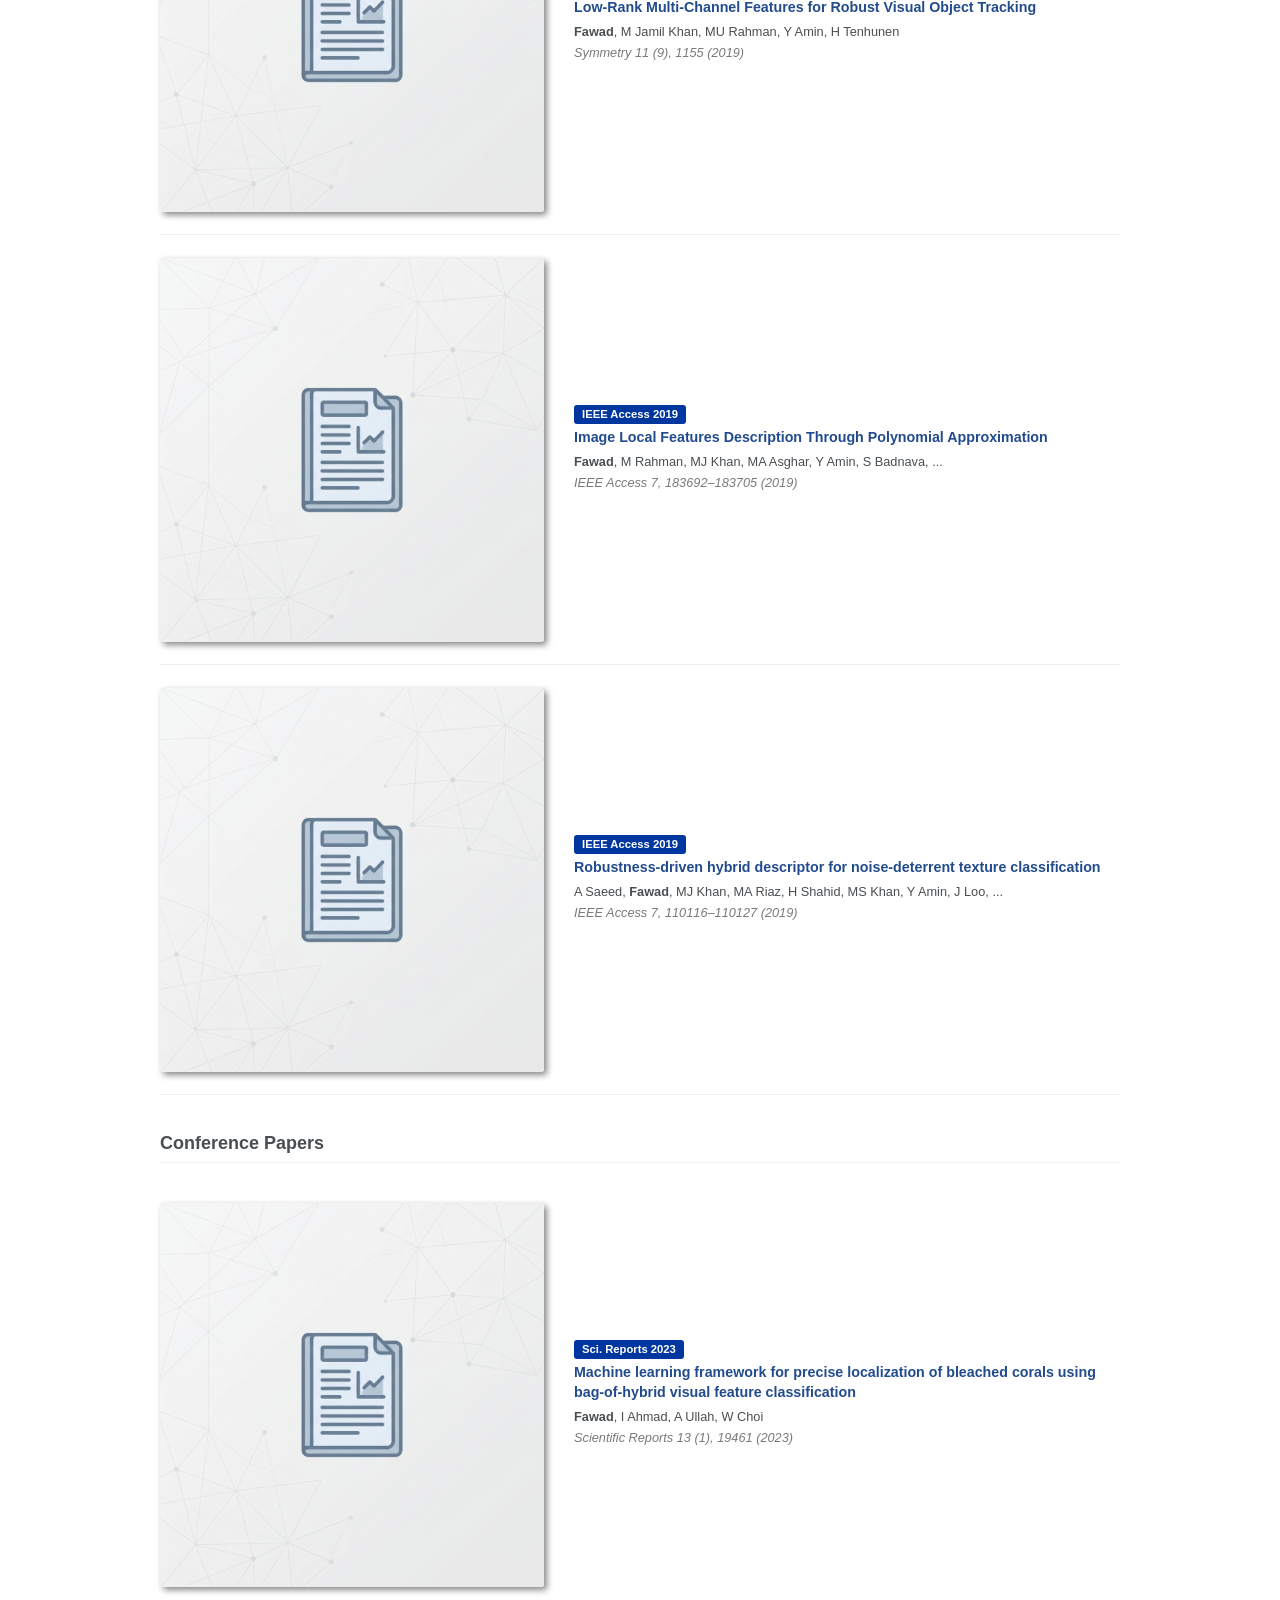
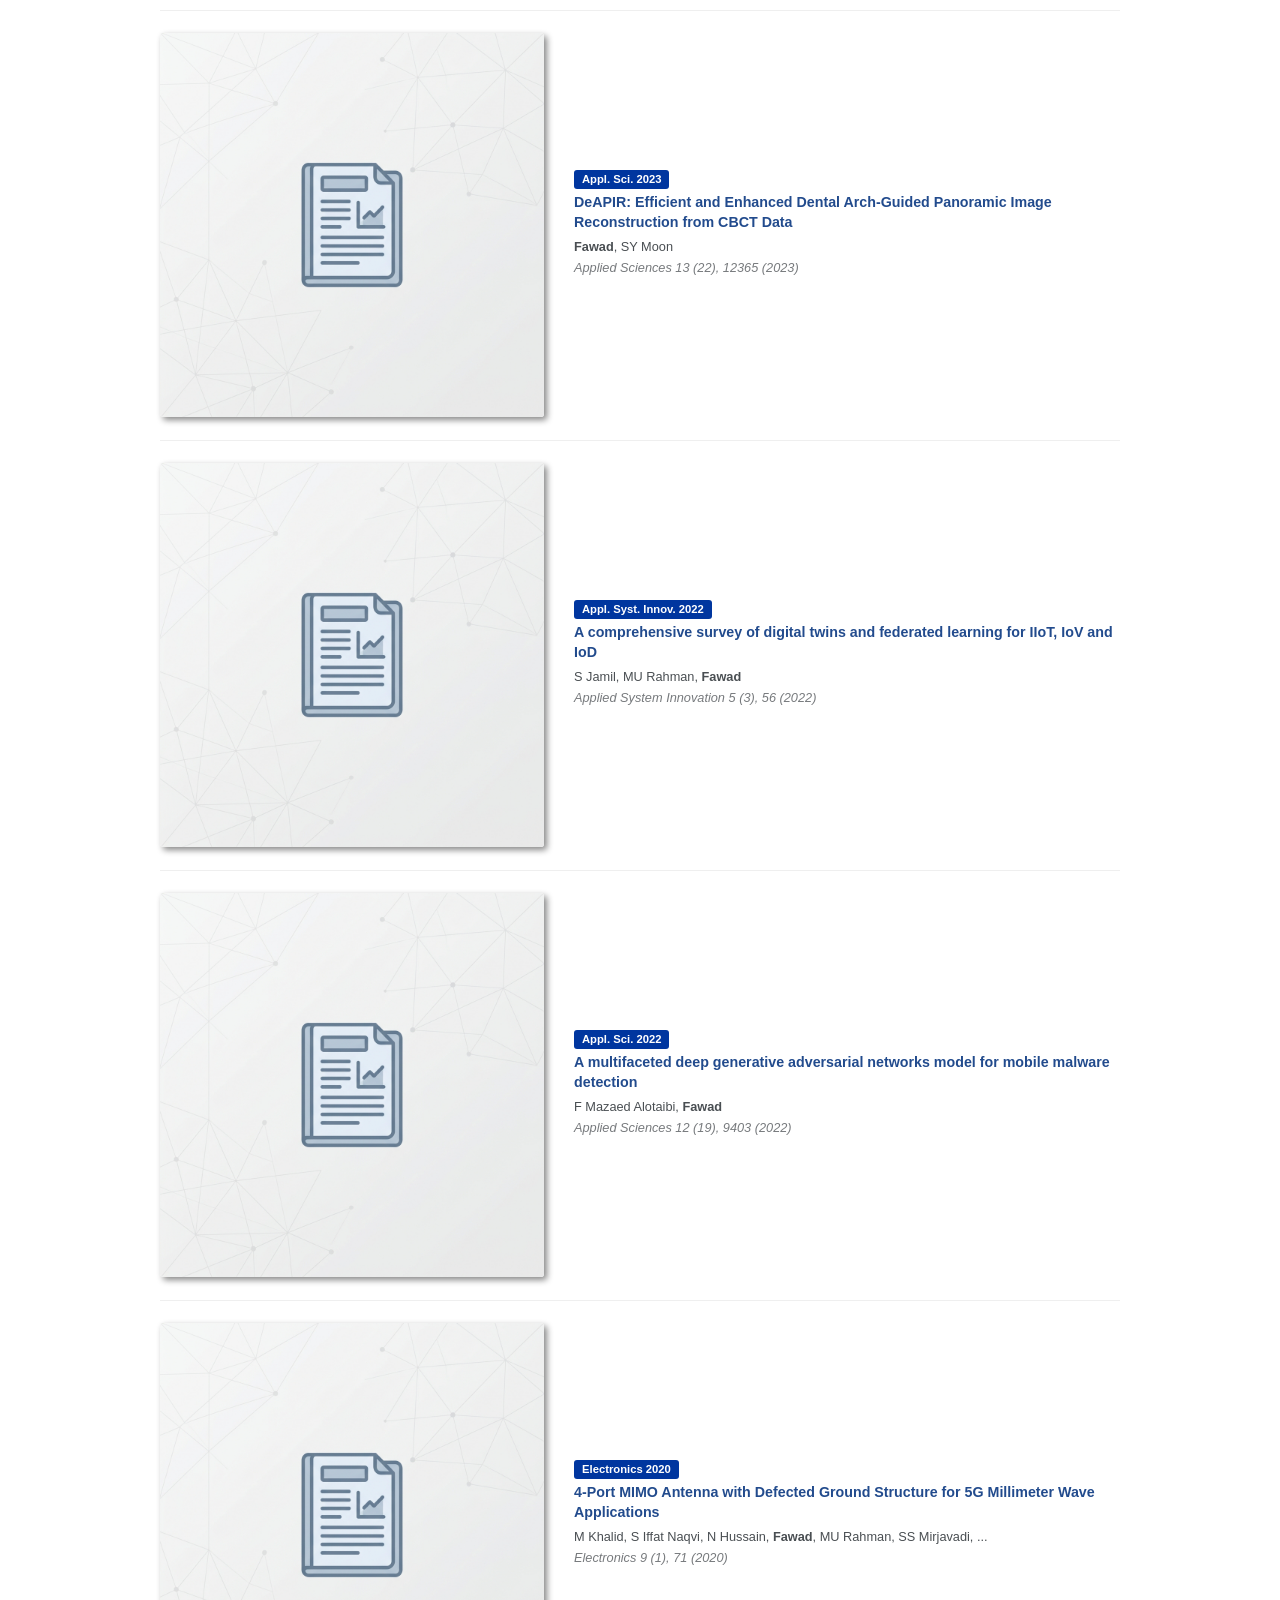
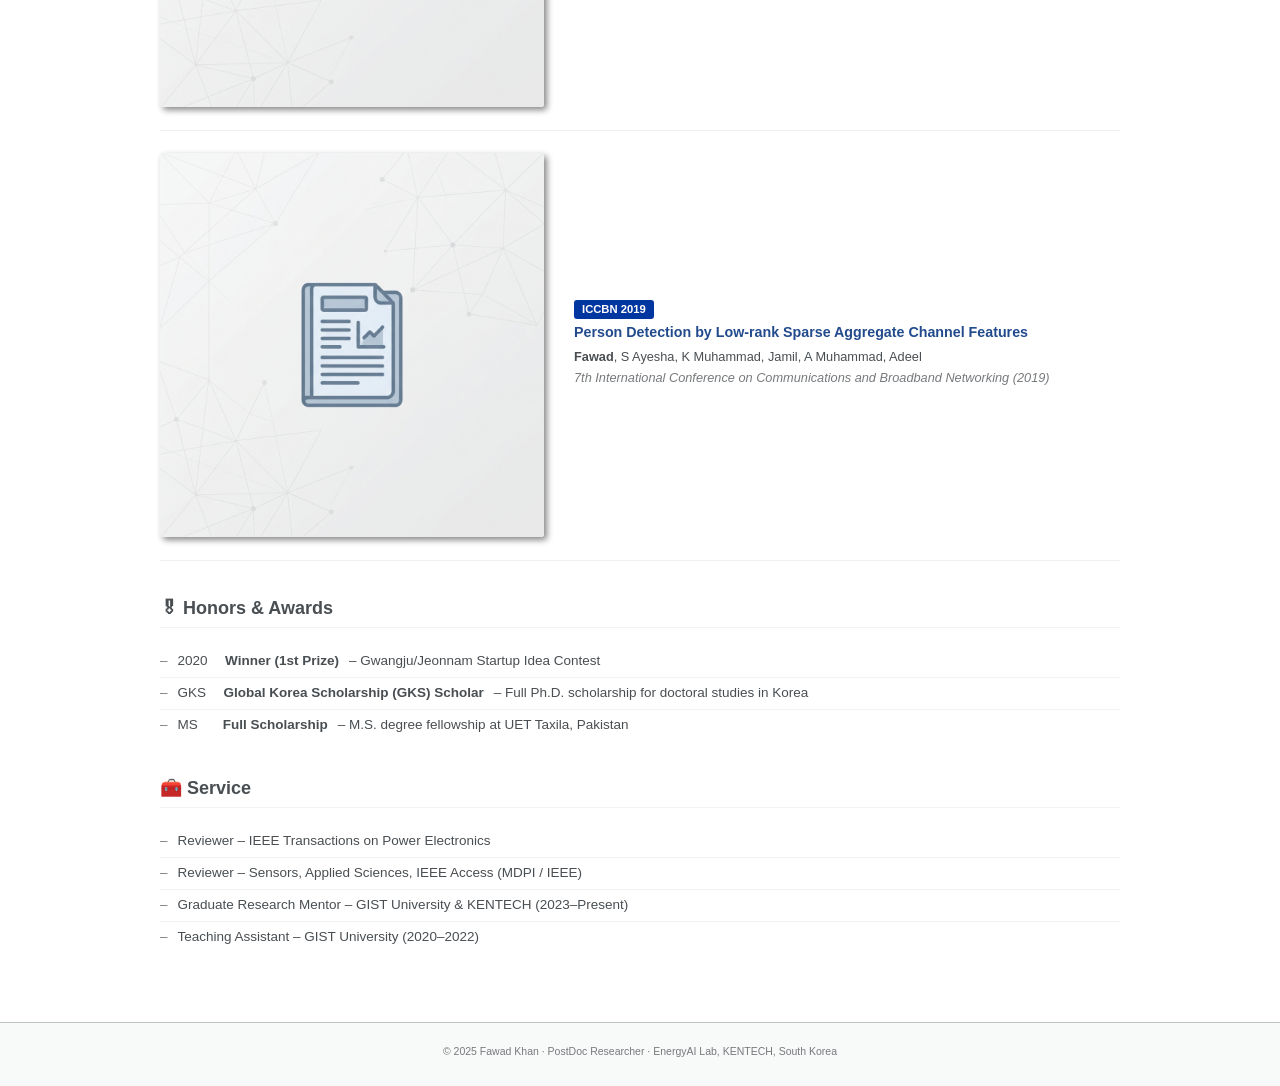
<file: publications.html>
<!DOCTYPE html>
<html lang="en">
<head>
  <meta charset="UTF-8" />
  <meta name="viewport" content="width=device-width, initial-scale=1.0" />
  <title>Publications – Fawad Khan</title>
  <meta name="description" content="Full list of academic publications by Fawad Khan – journal articles and conference papers." />
  <link rel="stylesheet" href="https://cdnjs.cloudflare.com/ajax/libs/font-awesome/6.5.0/css/all.min.css" crossorigin="anonymous" />
  <link rel="stylesheet" href="style.css" />
</head>
<body>

  <nav class="site-nav">
    <div class="site-nav-inner">
      <a href="index.html" class="site-title">Fawad Khan</a>
      <div class="nav-links">
        <a href="index.html">Home</a>
        <a href="publications.html" class="active">Publications</a>
        <a href="research.html">Research</a>
        <a href="teaching.html">Teaching</a>
        <a href="experience.html">Experience</a>
        <a href="education.html">Education</a>
        <a href="people.html">People</a>
        <a href="cv.html">CV</a>
      </div>
    </div>
  </nav>

  <div class="page-body">
    <main class="main-content" style="padding-left:0; max-width:960px; margin:0 auto;">

      <!-- Journal Articles -->
      <section class="section">
        <h1>📝 Publications</h1>
        <p style="margin-bottom:1.2em; font-size:0.9em;">
          Full list — also available on
          <a href="https://scholar.google.com/" target="_blank">Google Scholar</a> and
          <a href="https://www.researchgate.net" target="_blank">ResearchGate</a>.
        </p>

        <h2 class="section-heading">Journal Articles</h2>

        <div class="paper-box">
          <div class="paper-box-image">
            <img src="ioT.png" alt="IoT 2025 paper" />
          </div>
          <div class="paper-box-text">
            <span class="venue-badge">IoT 2025</span>
            <span class="paper-title">6G Internet-of-Things assisted smart homes and buildings: Enabling technologies, opportunities and challenges</span>
            <span class="paper-authors">A Ullah, <em>Fawad</em>, A Nadeem, M Arif, MM Bashir, W Choi</span>
            <span class="paper-venue">Internet of Things, 101658 (2025)</span>
          </div>
        </div>

        <div class="paper-box">
          <div class="paper-box-image">
            <img src="wpt1.png" alt="WPT 2025 paper" />
          </div>
          <div class="paper-box-text">
            <span class="venue-badge">IEEE Trans. Power Electron. 2025</span>
            <span class="paper-title">Machine Learning-Driven Joint Structuring of WPT Coil and Core for Enhanced Mutual Inductance and Reduced Ferrite Volume</span>
            <span class="paper-authors"><em>Fawad</em>, SAA Shah, Y Park, YS Kim</span>
            <span class="paper-venue">IEEE Transactions on Power Electronics (2025)</span>
          </div>
        </div>

        <div class="paper-box">
          <div class="paper-box-image">
            <img src="paper_placeholder.png" alt="Paper image" />
          </div>
          <div class="paper-box-text">
            <span class="venue-badge">AJSE 2024</span>
            <span class="paper-title">HRL-DeepNet: A Hybrid Residual Layer Deep Neural Network for Cybersecurity Policy Modeling, Structuring, and Protecting Assets of Organizations</span>
            <span class="paper-authors">Fahad M Alotaibi, <em>Fawad</em></span>
            <span class="paper-venue">Arabian Journal of Science and Engineering (2024)</span>
          </div>
        </div>

        <div class="paper-box">
          <div class="paper-box-image">
            <img src="paper_placeholder.png" alt="Paper image" />
          </div>
          <div class="paper-box-text">
            <span class="venue-badge">Sensors 2023</span>
            <span class="paper-title">An AI-Inspired Spatio-Temporal Neural Network for EEG-Based Emotional Status</span>
            <span class="paper-authors"><em>Fawad</em>, Fahad Mazaed Alotaibi</span>
            <span class="paper-venue">Sensors 23 (1) (2023)</span>
          </div>
        </div>

        <div class="paper-box">
          <div class="paper-box-image">
            <img src="paper_placeholder.png" alt="Paper image" />
          </div>
          <div class="paper-box-text">
            <span class="venue-badge">Sensors 2022</span>
            <span class="paper-title">WLAN RSS-based fingerprinting for indoor localization: a machine learning inspired bag-of-features approach</span>
            <span class="paper-authors">SB Altaf Khattak, <em>Fawad</em>, MM Nasralla, MA Esmail, H Mostafa, M Jia</span>
            <span class="paper-venue">Sensors 22 (14), 5236 (2022)</span>
          </div>
        </div>

        <div class="paper-box">
          <div class="paper-box-image">
            <img src="paper_placeholder.png" alt="Paper image" />
          </div>
          <div class="paper-box-text">
            <span class="venue-badge">Sensors 2022</span>
            <span class="paper-title">A hybrid hand-crafted and deep neural spatio-temporal EEG features clustering framework for precise emotional status recognition</span>
            <span class="paper-authors">QM Haq, L Yao, W Rahmaniar, <em>Fawad</em>, F Islam</span>
            <span class="paper-venue">Sensors 22 (14), 5158 (2022)</span>
          </div>
        </div>

        <div class="paper-box">
          <div class="paper-box-image">
            <img src="paper_placeholder.png" alt="Paper image" />
          </div>
          <div class="paper-box-text">
            <span class="venue-badge">Sensors 2021</span>
            <span class="paper-title">A hybrid deep CNN model for abnormal arrhythmia detection based on cardiac ECG signal</span>
            <span class="paper-authors">A Ullah, S Rehman, S Tu, RM Mehmood, <em>Fawad</em>, M Ehatisham-ul-Haq</span>
            <span class="paper-venue">Sensors 21 (3), 951 (2021)</span>
          </div>
        </div>

        <div class="paper-box">
          <div class="paper-box-image">
            <img src="sensors1.png" alt="Sensors 2020 UAV paper" />
          </div>
          <div class="paper-box-text">
            <span class="venue-badge">Sensors 2020</span>
            <span class="paper-title">Malicious UAV detection using integrated audio and visual features for public safety applications</span>
            <span class="paper-authors">S Jamil, <em>Fawad</em>, MU Rahman, A Ullah, S Badnava, M Forsat, SS Mirjavadi</span>
            <span class="paper-venue">Sensors 20 (14), 3923 (2020)</span>
          </div>
        </div>

        <div class="paper-box">
          <div class="paper-box-image">
            <img src="paper_placeholder.png" alt="Paper image" />
          </div>
          <div class="paper-box-text">
            <span class="venue-badge">Symmetry 2020</span>
            <span class="paper-title">Person re-identification by discriminative local features of overlapping stripes</span>
            <span class="paper-authors"><em>Fawad</em>, MJ Khan, MU Rahman</span>
            <span class="paper-venue">Symmetry 12 (4), 647 (2020)</span>
          </div>
        </div>

        <div class="paper-box">
          <div class="paper-box-image">
            <img src="paper_placeholder.png" alt="Paper image" />
          </div>
          <div class="paper-box-text">
            <span class="venue-badge">Sensors 2019</span>
            <span class="paper-title">EEG-based multi-modal emotion recognition using bag of deep features: An optimal feature selection approach</span>
            <span class="paper-authors">MA Asghar, MJ Khan, <em>Fawad</em>, Y Amin, M Rizwan, MU Rahman, ...</span>
            <span class="paper-venue">Sensors 19 (23), 5218 (2019)</span>
          </div>
        </div>

        <div class="paper-box">
          <div class="paper-box-image">
            <img src="paper_placeholder.png" alt="Paper image" />
          </div>
          <div class="paper-box-text">
            <span class="venue-badge">IEEE Access 2019</span>
            <span class="paper-title">Texture representation through overlapped multi-oriented tri-scale local binary pattern</span>
            <span class="paper-authors"><em>Fawad</em>, MJ Khan, MA Riaz, H Shahid, MS Khan, Y Amin, J Loo, ...</span>
            <span class="paper-venue">IEEE Access 7 (1), 66668–66679 (2019)</span>
          </div>
        </div>

        <div class="paper-box">
          <div class="paper-box-image">
            <img src="paper_placeholder.png" alt="Paper image" />
          </div>
          <div class="paper-box-text">
            <span class="venue-badge">Symmetry 2019</span>
            <span class="paper-title">Low-Rank Multi-Channel Features for Robust Visual Object Tracking</span>
            <span class="paper-authors"><em>Fawad</em>, M Jamil Khan, MU Rahman, Y Amin, H Tenhunen</span>
            <span class="paper-venue">Symmetry 11 (9), 1155 (2019)</span>
          </div>
        </div>

        <div class="paper-box">
          <div class="paper-box-image">
            <img src="paper_placeholder.png" alt="Paper image" />
          </div>
          <div class="paper-box-text">
            <span class="venue-badge">IEEE Access 2019</span>
            <span class="paper-title">Image Local Features Description Through Polynomial Approximation</span>
            <span class="paper-authors"><em>Fawad</em>, M Rahman, MJ Khan, MA Asghar, Y Amin, S Badnava, ...</span>
            <span class="paper-venue">IEEE Access 7, 183692–183705 (2019)</span>
          </div>
        </div>

        <div class="paper-box">
          <div class="paper-box-image">
            <img src="paper_placeholder.png" alt="Paper image" />
          </div>
          <div class="paper-box-text">
            <span class="venue-badge">IEEE Access 2019</span>
            <span class="paper-title">Robustness-driven hybrid descriptor for noise-deterrent texture classification</span>
            <span class="paper-authors">A Saeed, <em>Fawad</em>, MJ Khan, MA Riaz, H Shahid, MS Khan, Y Amin, J Loo, ...</span>
            <span class="paper-venue">IEEE Access 7, 110116–110127 (2019)</span>
          </div>
        </div>
      </section>

      <!-- Conference Papers -->
      <section class="section">
        <h2 class="section-heading">Conference Papers</h2>

        <div class="paper-box">
          <div class="paper-box-image">
            <img src="paper_placeholder.png" alt="Paper image" />
          </div>
          <div class="paper-box-text">
            <span class="venue-badge">Sci. Reports 2023</span>
            <span class="paper-title">Machine learning framework for precise localization of bleached corals using bag-of-hybrid visual feature classification</span>
            <span class="paper-authors"><em>Fawad</em>, I Ahmad, A Ullah, W Choi</span>
            <span class="paper-venue">Scientific Reports 13 (1), 19461 (2023)</span>
          </div>
        </div>

        <div class="paper-box">
          <div class="paper-box-image">
            <img src="paper_placeholder.png" alt="Paper image" />
          </div>
          <div class="paper-box-text">
            <span class="venue-badge">Appl. Sci. 2023</span>
            <span class="paper-title">DeAPIR: Efficient and Enhanced Dental Arch-Guided Panoramic Image Reconstruction from CBCT Data</span>
            <span class="paper-authors"><em>Fawad</em>, SY Moon</span>
            <span class="paper-venue">Applied Sciences 13 (22), 12365 (2023)</span>
          </div>
        </div>

        <div class="paper-box">
          <div class="paper-box-image">
            <img src="paper_placeholder.png" alt="Paper image" />
          </div>
          <div class="paper-box-text">
            <span class="venue-badge">Appl. Syst. Innov. 2022</span>
            <span class="paper-title">A comprehensive survey of digital twins and federated learning for IIoT, IoV and IoD</span>
            <span class="paper-authors">S Jamil, MU Rahman, <em>Fawad</em></span>
            <span class="paper-venue">Applied System Innovation 5 (3), 56 (2022)</span>
          </div>
        </div>

        <div class="paper-box">
          <div class="paper-box-image">
            <img src="paper_placeholder.png" alt="Paper image" />
          </div>
          <div class="paper-box-text">
            <span class="venue-badge">Appl. Sci. 2022</span>
            <span class="paper-title">A multifaceted deep generative adversarial networks model for mobile malware detection</span>
            <span class="paper-authors">F Mazaed Alotaibi, <em>Fawad</em></span>
            <span class="paper-venue">Applied Sciences 12 (19), 9403 (2022)</span>
          </div>
        </div>

        <div class="paper-box">
          <div class="paper-box-image">
            <img src="paper_placeholder.png" alt="Paper image" />
          </div>
          <div class="paper-box-text">
            <span class="venue-badge">Electronics 2020</span>
            <span class="paper-title">4-Port MIMO Antenna with Defected Ground Structure for 5G Millimeter Wave Applications</span>
            <span class="paper-authors">M Khalid, S Iffat Naqvi, N Hussain, <em>Fawad</em>, MU Rahman, SS Mirjavadi, ...</span>
            <span class="paper-venue">Electronics 9 (1), 71 (2020)</span>
          </div>
        </div>

        <div class="paper-box">
          <div class="paper-box-image">
            <img src="paper_placeholder.png" alt="Paper image" />
          </div>
          <div class="paper-box-text">
            <span class="venue-badge">ICCBN 2019</span>
            <span class="paper-title">Person Detection by Low-rank Sparse Aggregate Channel Features</span>
            <span class="paper-authors"><em>Fawad</em>, S Ayesha, K Muhammad, Jamil, A Muhammad, Adeel</span>
            <span class="paper-venue">7th International Conference on Communications and Broadband Networking (2019)</span>
          </div>
        </div>
      </section>

      <!-- Honors & Awards -->
      <section class="section" id="honors-and-awards">
        <h2 class="section-heading">🎖 Honors &amp; Awards</h2>
        <ul class="bullet-list">
          <li>2020 &nbsp;<strong>Winner (1st Prize)</strong> – Gwangju/Jeonnam Startup Idea Contest</li>
          <li>GKS &nbsp; <strong>Global Korea Scholarship (GKS) Scholar</strong> – Full Ph.D. scholarship for doctoral studies in Korea</li>
          <li>MS &nbsp;&nbsp;&nbsp;<strong>Full Scholarship</strong> – M.S. degree fellowship at UET Taxila, Pakistan</li>
        </ul>
      </section>

      <!-- Service -->
      <section class="section" id="service">
        <h2 class="section-heading">🧰 Service</h2>
        <ul class="bullet-list">
          <li>Reviewer – IEEE Transactions on Power Electronics</li>
          <li>Reviewer – Sensors, Applied Sciences, IEEE Access (MDPI / IEEE)</li>
          <li>Graduate Research Mentor – GIST University &amp; KENTECH (2023–Present)</li>
          <li>Teaching Assistant – GIST University (2020–2022)</li>
        </ul>
      </section>

    </main>
  </div>

  <footer class="site-footer">
    <p>© 2025 Fawad Khan · PostDoc Researcher · EnergyAI Lab, KENTECH, South Korea</p>
  </footer>

  <script src="app.js"></script>
</body>
</html>
</file>
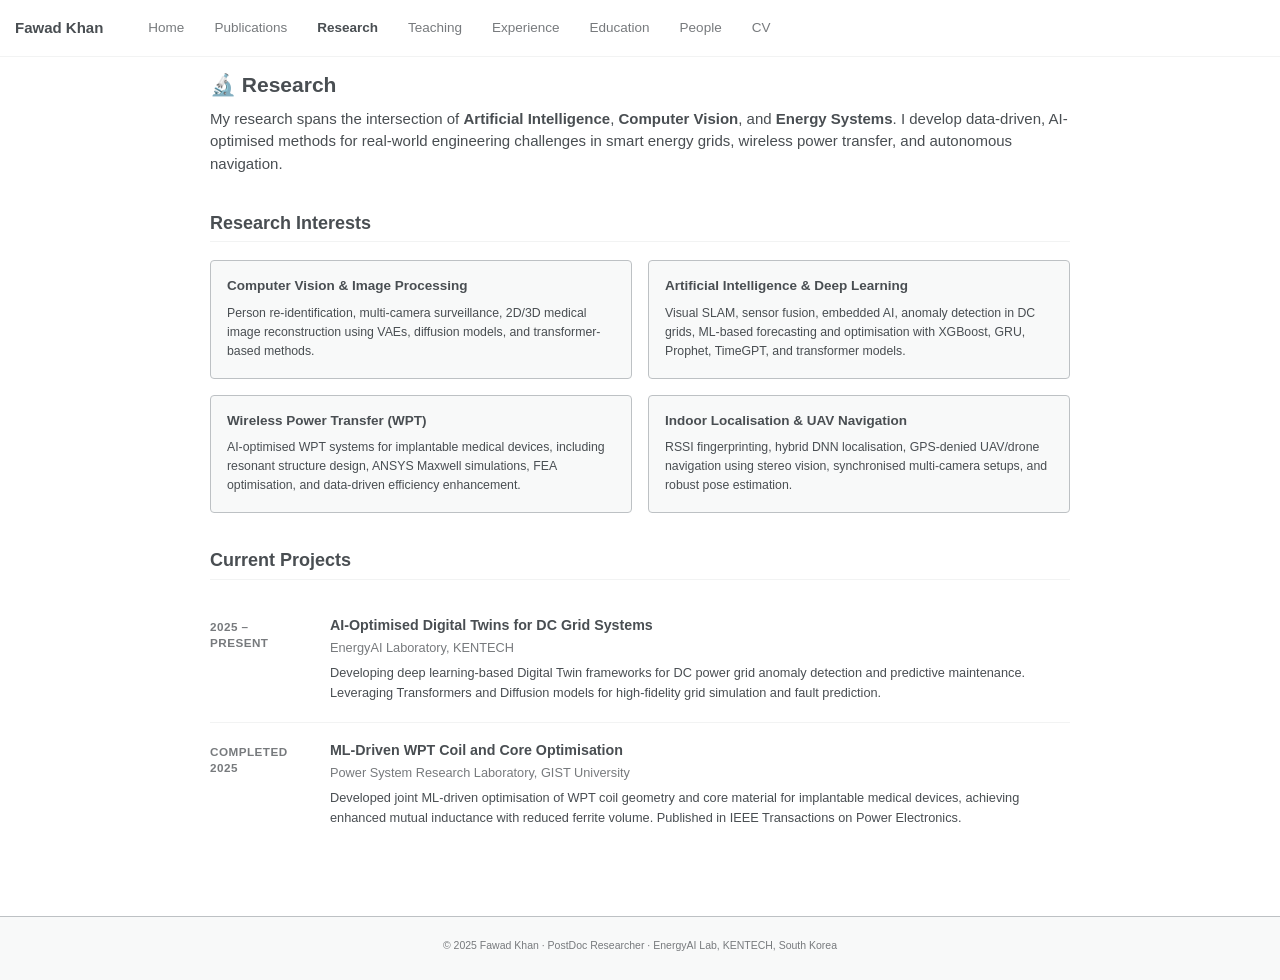
<file: research.html>
<!DOCTYPE html>
<html lang="en">
<head>
  <meta charset="UTF-8" />
  <meta name="viewport" content="width=device-width, initial-scale=1.0" />
  <title>Research – Fawad Khan</title>
  <meta name="description" content="Research interests of Fawad Khan – Computer Vision, Deep Learning, WPT, UAV Navigation." />
  <link rel="stylesheet" href="https://cdnjs.cloudflare.com/ajax/libs/font-awesome/6.5.0/css/all.min.css" crossorigin="anonymous" />
  <link rel="stylesheet" href="style.css" />
</head>
<body>

  <nav class="site-nav">
    <div class="site-nav-inner">
      <a href="index.html" class="site-title">Fawad Khan</a>
      <div class="nav-links">
        <a href="index.html">Home</a>
        <a href="publications.html">Publications</a>
        <a href="research.html" class="active">Research</a>
        <a href="teaching.html">Teaching</a>
        <a href="experience.html">Experience</a>
        <a href="education.html">Education</a>
        <a href="people.html">People</a>
        <a href="cv.html">CV</a>
      </div>
    </div>
  </nav>

  <div class="page-body">
    <main class="main-content" style="padding-left:0; max-width:860px; margin:0 auto;">

      <section class="section">
        <h1>🔬 Research</h1>
        <p>
          My research spans the intersection of <strong>Artificial Intelligence</strong>,
          <strong>Computer Vision</strong>, and <strong>Energy Systems</strong>.
          I develop data-driven, AI-optimised methods for real-world engineering challenges
          in smart energy grids, wireless power transfer, and autonomous navigation.
        </p>
      </section>

      <section class="section">
        <h2 class="section-heading">Research Interests</h2>
        <div class="card-grid">
          <div class="card">
            <h4>Computer Vision &amp; Image Processing</h4>
            <p>Person re-identification, multi-camera surveillance, 2D/3D medical image reconstruction using VAEs, diffusion models, and transformer-based methods.</p>
          </div>
          <div class="card">
            <h4>Artificial Intelligence &amp; Deep Learning</h4>
            <p>Visual SLAM, sensor fusion, embedded AI, anomaly detection in DC grids, ML-based forecasting and optimisation with XGBoost, GRU, Prophet, TimeGPT, and transformer models.</p>
          </div>
          <div class="card">
            <h4>Wireless Power Transfer (WPT)</h4>
            <p>AI-optimised WPT systems for implantable medical devices, including resonant structure design, ANSYS Maxwell simulations, FEA optimisation, and data-driven efficiency enhancement.</p>
          </div>
          <div class="card">
            <h4>Indoor Localisation &amp; UAV Navigation</h4>
            <p>RSSI fingerprinting, hybrid DNN localisation, GPS-denied UAV/drone navigation using stereo vision, synchronised multi-camera setups, and robust pose estimation.</p>
          </div>
        </div>
      </section>

      <section class="section">
        <h2 class="section-heading">Current Projects</h2>
        <div class="timeline">
          <div class="tl-item">
            <div class="tl-year">2025 –<br>Present</div>
            <div>
              <div class="tl-title">AI-Optimised Digital Twins for DC Grid Systems</div>
              <div class="tl-sub">EnergyAI Laboratory, KENTECH</div>
              <div class="tl-desc">
                Developing deep learning-based Digital Twin frameworks for DC power grid anomaly detection
                and predictive maintenance. Leveraging Transformers and Diffusion models for high-fidelity
                grid simulation and fault prediction.
              </div>
            </div>
          </div>
          <div class="tl-item">
            <div class="tl-year">Completed<br>2025</div>
            <div>
              <div class="tl-title">ML-Driven WPT Coil and Core Optimisation</div>
              <div class="tl-sub">Power System Research Laboratory, GIST University</div>
              <div class="tl-desc">
                Developed joint ML-driven optimisation of WPT coil geometry and core material for
                implantable medical devices, achieving enhanced mutual inductance with reduced ferrite
                volume. Published in IEEE Transactions on Power Electronics.
              </div>
            </div>
          </div>
        </div>
      </section>

    </main>
  </div>

  <footer class="site-footer">
    <p>© 2025 Fawad Khan · PostDoc Researcher · EnergyAI Lab, KENTECH, South Korea</p>
  </footer>

  <script src="app.js"></script>
</body>
</html>
</file>
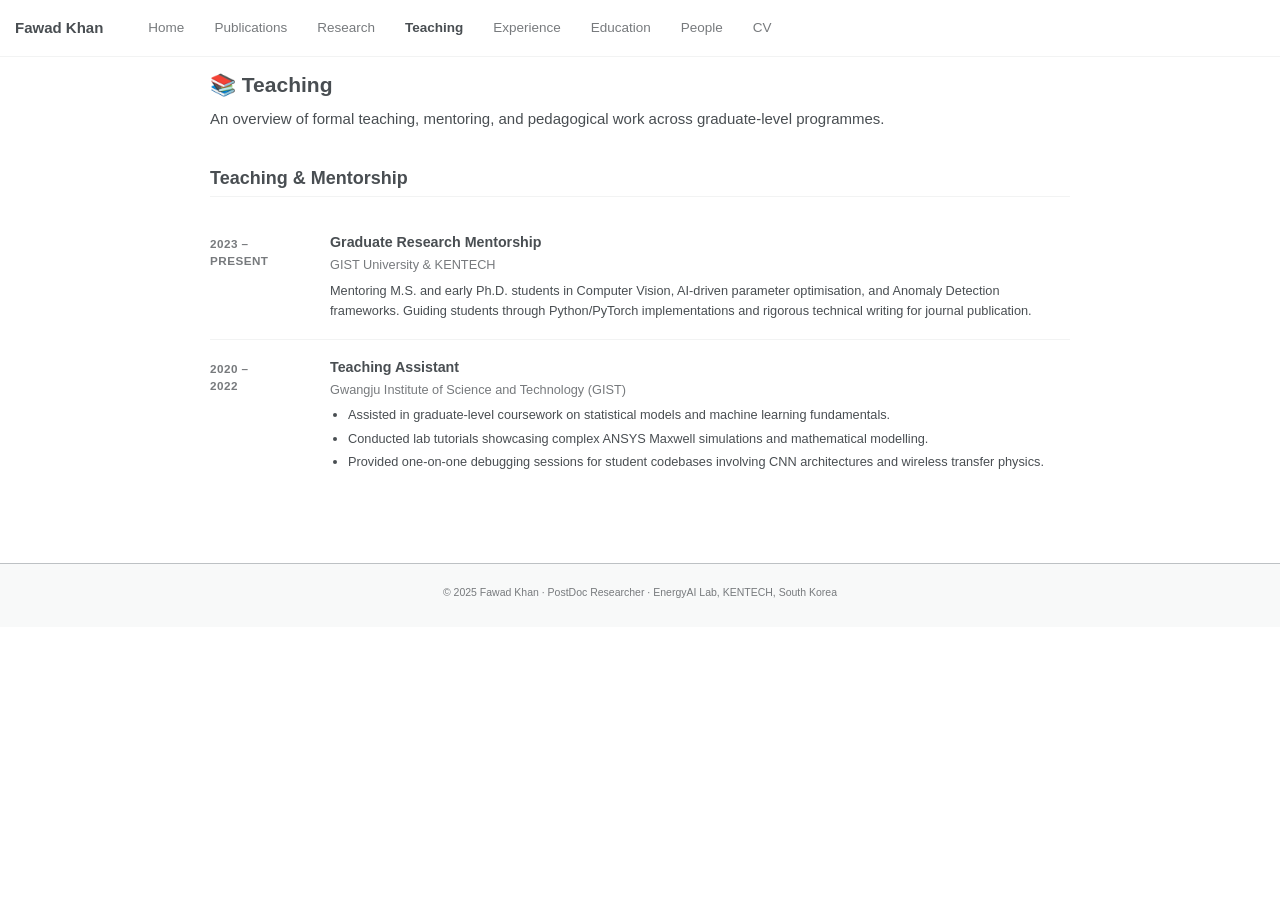
<file: teaching.html>
<!DOCTYPE html>
<html lang="en">
<head>
  <meta charset="UTF-8" />
  <meta name="viewport" content="width=device-width, initial-scale=1.0" />
  <title>Teaching – Fawad Khan</title>
  <meta name="description" content="Teaching experience and mentorship activities of Fawad Khan." />
  <link rel="stylesheet" href="https://cdnjs.cloudflare.com/ajax/libs/font-awesome/6.5.0/css/all.min.css" crossorigin="anonymous" />
  <link rel="stylesheet" href="style.css" />
</head>
<body>

  <nav class="site-nav">
    <div class="site-nav-inner">
      <a href="index.html" class="site-title">Fawad Khan</a>
      <div class="nav-links">
        <a href="index.html">Home</a>
        <a href="publications.html">Publications</a>
        <a href="research.html">Research</a>
        <a href="teaching.html" class="active">Teaching</a>
        <a href="experience.html">Experience</a>
        <a href="education.html">Education</a>
        <a href="people.html">People</a>
        <a href="cv.html">CV</a>
      </div>
    </div>
  </nav>

  <div class="page-body">
    <main class="main-content" style="padding-left:0; max-width:860px; margin:0 auto;">

      <section class="section">
        <h1>📚 Teaching</h1>
        <p>
          An overview of formal teaching, mentoring, and pedagogical work across graduate-level programmes.
        </p>
      </section>

      <section class="section">
        <h2 class="section-heading">Teaching &amp; Mentorship</h2>
        <div class="timeline">
          <div class="tl-item">
            <div class="tl-year">2023 –<br>Present</div>
            <div>
              <div class="tl-title">Graduate Research Mentorship</div>
              <div class="tl-sub">GIST University &amp; KENTECH</div>
              <div class="tl-desc">
                Mentoring M.S. and early Ph.D. students in Computer Vision, AI-driven parameter optimisation,
                and Anomaly Detection frameworks. Guiding students through Python/PyTorch implementations
                and rigorous technical writing for journal publication.
              </div>
            </div>
          </div>
          <div class="tl-item">
            <div class="tl-year">2020 –<br>2022</div>
            <div>
              <div class="tl-title">Teaching Assistant</div>
              <div class="tl-sub">Gwangju Institute of Science and Technology (GIST)</div>
              <div class="tl-desc">
                <ul>
                  <li>Assisted in graduate-level coursework on statistical models and machine learning fundamentals.</li>
                  <li>Conducted lab tutorials showcasing complex ANSYS Maxwell simulations and mathematical modelling.</li>
                  <li>Provided one-on-one debugging sessions for student codebases involving CNN architectures and wireless transfer physics.</li>
                </ul>
              </div>
            </div>
          </div>
        </div>
      </section>

    </main>
  </div>

  <footer class="site-footer">
    <p>© 2025 Fawad Khan · PostDoc Researcher · EnergyAI Lab, KENTECH, South Korea</p>
  </footer>

  <script src="app.js"></script>
</body>
</html>
</file>
<file: style.css>
/* ============================================================
   Fawad Khan – Academic Homepage
   Based on Academic Pages theme (salman-h-khan.github.io)
   Font: "Trebuchet MS", Helvetica, sans-serif
   Body text: #494e52  |  Links: #224b8d  |  Max-width: 1280px
   ============================================================ */

/* --- Reset & Base --- */
*, *::before, *::after { box-sizing: border-box; margin: 0; padding: 0; }

:root {
  --font:         "Trebuchet MS", Helvetica, sans-serif;
  --blue:         #224b8d;
  --blue-hover:   #1a386a;
  --text:         #494e52;
  --text-light:   #777a7d;
  --bg:           #ffffff;
  --bg-subtle:    #f8f9f9;
  --border:       #f2f3f3;
  --border-dark:  #bdc1c4;
  --nav-h:        56px;
  --site-width:   1280px;
  --content-width:925px;
}

html { scroll-behavior: smooth; font-size: 15px; }

body {
  font-family: var(--font);
  font-size: 1rem;
  line-height: 1.5;
  color: var(--text);
  background: var(--bg);
  -webkit-font-smoothing: antialiased;
}

a { color: var(--blue); text-decoration: none; transition: color .15s; }
a:hover { color: var(--blue-hover); text-decoration: underline; }

h1, h2, h3, h4, h5, h6 {
  font-family: var(--font);
  font-weight: bold;
  color: var(--text);
  margin: 1em 0 0.5em;
  line-height: 1.2;
}
h1 { font-size: 1.4em; margin-top: 0; }
h2 { font-size: 1.2em; }
h3 { font-size: 1em; }

p { margin-bottom: 0.5em; }

/* ============================================================
   STICKY NAV (masthead style)
   ============================================================ */
.site-nav {
  position: sticky;
  top: 0;
  z-index: 200;
  background: #fff;
  border-bottom: 1px solid var(--border);
  animation: intro 0.3s both;
}

@keyframes intro { 0% { opacity: 0; } 100% { opacity: 1; } }

.site-nav-inner {
  max-width: var(--site-width);
  margin: 0 auto;
  padding: 0 1em;
  height: var(--nav-h);
  display: flex;
  align-items: center;
}

.site-title {
  font-size: 1rem;
  font-weight: bold;
  color: var(--text);
  text-decoration: none;
  white-space: nowrap;
  flex-shrink: 0;
  margin-right: 2rem;
}
.site-title:hover { text-decoration: none; color: var(--text); }

.nav-links {
  display: flex;
  align-items: center;
  gap: 0;
}
.nav-links a {
  display: block;
  padding: 0.5rem 1rem;
  font-size: 0.9rem;
  color: var(--text-light);
  text-decoration: none;
  position: relative;
  transition: color .2s;
  white-space: nowrap;
}
.nav-links a::before {
  content: "";
  position: absolute;
  left: 0; bottom: 0;
  height: 4px;
  background: var(--border-dark);
  width: 100%;
  transition: transform .2s ease;
  transform: scaleX(0);
}
.nav-links a:hover { color: var(--text); text-decoration: none; }
.nav-links a:hover::before { transform: scaleX(1); }
.nav-links a.active { color: var(--text); font-weight: bold; }

/* ============================================================
   PAGE BODY
   ============================================================ */
.page-body {
  max-width: var(--site-width);
  margin: 1em auto;
  padding: 0 1em;
  display: flex;
  gap: 0;
  align-items: flex-start;
  animation: intro 0.3s both;
  animation-delay: 0.35s;
}

/* ============================================================
   SIDEBAR  (author profile)
   ============================================================ */
.sidebar {
  width: 185px;
  flex-shrink: 0;
  position: sticky;
  top: calc(var(--nav-h) + 1em);
  padding-right: 1em;
  transition: opacity 0.2s ease;
}
.sidebar:hover { opacity: 1; }

/* Circular avatar */
.profile-avatar {
  width: 100%;
  margin-bottom: 12px;
}
.profile-avatar img {
  max-width: 175px;
  min-width: 75px;
  border-radius: 50%;
  border: 1px solid var(--border);
  padding: 5px;
  display: block;
}

.profile-name {
  font-size: 1.2em;
  font-weight: bold;
  color: var(--text);
  margin: 10px 0 4px;
  line-height: 1.3;
}
.profile-bio {
  font-size: 0.9em;
  color: var(--text);
  margin-bottom: 16px;
  line-height: 1.4;
}

/* Social/contact links – author__urls style */
.author-urls {
  list-style: none;
  padding: 0;
  margin: 0 0 12px 0;
}
.author-urls li {
  white-space: nowrap;
  margin-bottom: 5px;
}
.author-urls a {
  display: flex;
  align-items: center;
  gap: 7px;
  color: var(--text);
  font-size: 0.9em;
  text-decoration: none;
  padding: 2px 0;
  transition: color .15s;
}
.author-urls a:hover { color: var(--blue); text-decoration: underline; }
.author-urls .fa, .author-urls .fas, .author-urls .fab, .author-urls .ai {
  width: 16px;
  text-align: center;
  color: var(--text-light);
  font-size: 0.95em;
  flex-shrink: 0;
}

.cv-btn {
  display: inline-block;
  margin-top: 8px;
  padding: 0.5em 1em;
  background: var(--blue);
  color: #fff !important;
  border-radius: 4px;
  font-size: 0.85em;
  font-weight: bold;
  text-align: center;
  text-decoration: none;
  transition: background .15s;
}
.cv-btn:hover { background: var(--blue-hover); color: #fff !important; text-decoration: none; }

/* ============================================================
   MAIN CONTENT
   ============================================================ */
.main-content {
  flex: 1;
  min-width: 0;
  padding-left: 2em;
}

.section { margin-bottom: 2.5em; }

.section-heading {
  font-size: 1.2em;
  font-weight: bold;
  color: var(--text);
  margin-bottom: 1em;
  padding-bottom: 0.4em;
  border-bottom: 1px solid var(--border);
}

/* ============================================================
   PAPER-BOX  (publications with image)
   ============================================================ */
.paper-box {
  display: flex;
  justify-content: left;
  align-items: center;
  flex-direction: row;
  flex-wrap: wrap;
  border-bottom: 1px solid #efefef;
  padding: 1.5em 0;
  gap: 0;
}
.paper-box-image {
  justify-content: center;
  display: flex;
  width: 100%;
  order: 2;
  flex-shrink: 0;
}
.paper-box-image img {
  max-width: 400px;
  width: 100%;
  box-shadow: 3px 3px 6px #888;
  object-fit: cover;
  border-radius: 3px;
}
.paper-box-text {
  max-width: 100%;
  order: 1;
}

@media (min-width: 600px) {
  .paper-box-image {
    justify-content: left;
    min-width: 200px;
    max-width: 40%;
    order: 1;
  }
  .paper-box-text {
    justify-content: left;
    padding-left: 2em;
    max-width: 60%;
    order: 2;
  }
}

.paper-title {
  font-weight: bold;
  font-size: 0.95em;
  color: var(--blue);
  display: block;
  margin-bottom: 4px;
  line-height: 1.4;
}
.paper-title:hover { color: var(--blue-hover); text-decoration: underline; }

.paper-authors {
  font-size: 0.85em;
  color: var(--text);
  display: block;
  margin-bottom: 2px;
}
.paper-authors em { font-style: normal; font-weight: bold; }

.paper-venue {
  font-size: 0.85em;
  color: var(--text-light);
  font-style: italic;
  display: block;
  margin-bottom: 6px;
}

.paper-links {
  display: flex;
  gap: 6px;
  flex-wrap: wrap;
  margin-top: 4px;
}
.paper-badge {
  font-size: 0.72em;
  font-weight: bold;
  padding: 2px 9px;
  border-radius: 4px;
  border: 1px solid var(--border-dark);
  color: var(--text);
  text-decoration: none;
  transition: all .15s;
}
.paper-badge:hover {
  background: var(--blue);
  border-color: var(--blue);
  color: #fff;
  text-decoration: none;
}

/* Badge for venue highlight */
.venue-badge {
  display: inline-block;
  padding: 1px 8px;
  background: #00369f;
  color: #fff;
  font-size: 0.75em;
  border-radius: 3px;
  font-weight: bold;
  margin-bottom: 4px;
}

/* ============================================================
   NEWS LIST
   ============================================================ */
.news-list {
  list-style: none;
  padding: 0;
}
.news-item {
  display: flex;
  gap: 12px;
  padding: 6px 0;
  font-size: 0.9em;
  color: var(--text);
  border-bottom: 1px solid var(--border);
  line-height: 1.5;
}
.news-item:last-child { border-bottom: none; }
.news-date {
  flex-shrink: 0;
  color: var(--text-light);
  font-size: 0.85em;
  width: 72px;
  padding-top: 1px;
}

/* ============================================================
   HONORS / AWARDS / SERVICE
   ============================================================ */
.bullet-list {
  list-style: none;
  padding: 0;
}
.bullet-list li {
  display: flex;
  gap: 10px;
  padding: 5px 0;
  font-size: 0.9em;
  color: var(--text);
  line-height: 1.55;
  border-bottom: 1px solid var(--border);
}
.bullet-list li:last-child { border-bottom: none; }
.bullet-list li::before {
  content: "–";
  color: var(--text-light);
  flex-shrink: 0;
}

/* ============================================================
   TIMELINE (Education/Experience)
   ============================================================ */
.timeline {
  display: flex;
  flex-direction: column;
  gap: 0;
}
.tl-item {
  display: flex;
  gap: 20px;
  padding: 1.2em 0;
  border-bottom: 1px solid var(--border);
}
.tl-item:last-child { border-bottom: none; }
.tl-year {
  flex-shrink: 0;
  width: 100px;
  font-size: 0.78em;
  font-weight: bold;
  color: var(--text-light);
  text-transform: uppercase;
  letter-spacing: 0.04em;
  padding-top: 3px;
  line-height: 1.4;
}
.tl-title {
  font-weight: bold;
  color: var(--text);
  font-size: 0.95em;
  margin-bottom: 2px;
  line-height: 1.4;
}
.tl-sub {
  color: var(--text-light);
  font-size: 0.85em;
  margin-bottom: 6px;
}
.tl-desc {
  color: var(--text);
  font-size: 0.85em;
  line-height: 1.6;
}
.tl-desc ul { padding-left: 18px; margin-top: 4px; }
.tl-desc li { margin-bottom: 3px; }

/* ============================================================
   TAG CLOUD (skills)
   ============================================================ */
.tag-cloud { display: flex; flex-wrap: wrap; gap: 8px; }
.tag {
  font-size: 0.8em;
  padding: 4px 12px;
  background: var(--bg-subtle);
  border: 1px solid var(--border-dark);
  border-radius: 4px;
  color: var(--text);
}

/* ============================================================
   RESEARCH CARDS
   ============================================================ */
.card-grid {
  display: grid;
  grid-template-columns: 1fr 1fr;
  gap: 16px;
}
.card {
  padding: 16px;
  border: 1px solid var(--border-dark);
  border-radius: 4px;
  background: var(--bg-subtle);
}
.card h4 {
  font-size: 0.9em;
  font-weight: bold;
  color: var(--text);
  margin: 0 0 8px 0;
  line-height: 1.4;
}
.card p {
  font-size: 0.82em;
  color: var(--text);
  margin: 0;
  line-height: 1.55;
}

/* ============================================================
   PEOPLE GRID
   ============================================================ */
.people-section h3 {
  font-size: 1em;
  font-weight: bold;
  border-bottom: 1px solid var(--border);
  padding-bottom: 6px;
  margin: 1.5em 0 1em;
  color: var(--text-light);
  text-transform: uppercase;
  letter-spacing: 0.05em;
  font-size: 0.85em;
}
.people-list {
  list-style: none;
  padding: 0;
  display: flex;
  flex-direction: column;
  gap: 6px;
}
.people-list li {
  font-size: 0.9em;
  color: var(--text);
  padding: 4px 0;
}
.people-placeholder {
  padding: 2em;
  text-align: center;
  color: var(--text-light);
  font-size: 0.9em;
  border: 2px dashed var(--border-dark);
  border-radius: 6px;
  margin-top: 1em;
}

/* ============================================================
   CV EMBED
   ============================================================ */
.cv-embed {
  width: 100%;
  height: 80vh;
  border: 1px solid var(--border-dark);
  border-radius: 4px;
}

/* ============================================================
   FOOTER
   ============================================================ */
.site-footer {
  background: var(--bg-subtle);
  border-top: 1px solid var(--border-dark);
  padding: 2em 1em;
  margin-top: 3em;
  text-align: center;
  font-size: 0.7em;
  color: var(--text-light);
  font-family: var(--font);
}

/* ============================================================
   RESPONSIVE
   ============================================================ */
@media (max-width: 768px) {
  .page-body { flex-direction: column; }
  .sidebar { width: 100%; position: static; padding-right: 0; display: flex; flex-wrap: wrap; gap: 16px; align-items: flex-start; }
  .profile-avatar { width: auto; }
  .profile-avatar img { max-width: 90px; min-width: 70px; }
  .main-content { padding-left: 0; }
  .card-grid { grid-template-columns: 1fr; }
  .nav-links { overflow-x: auto; }
  .nav-links a { padding: 0.5rem 0.5rem; font-size: 0.8rem; }
}
</file>
